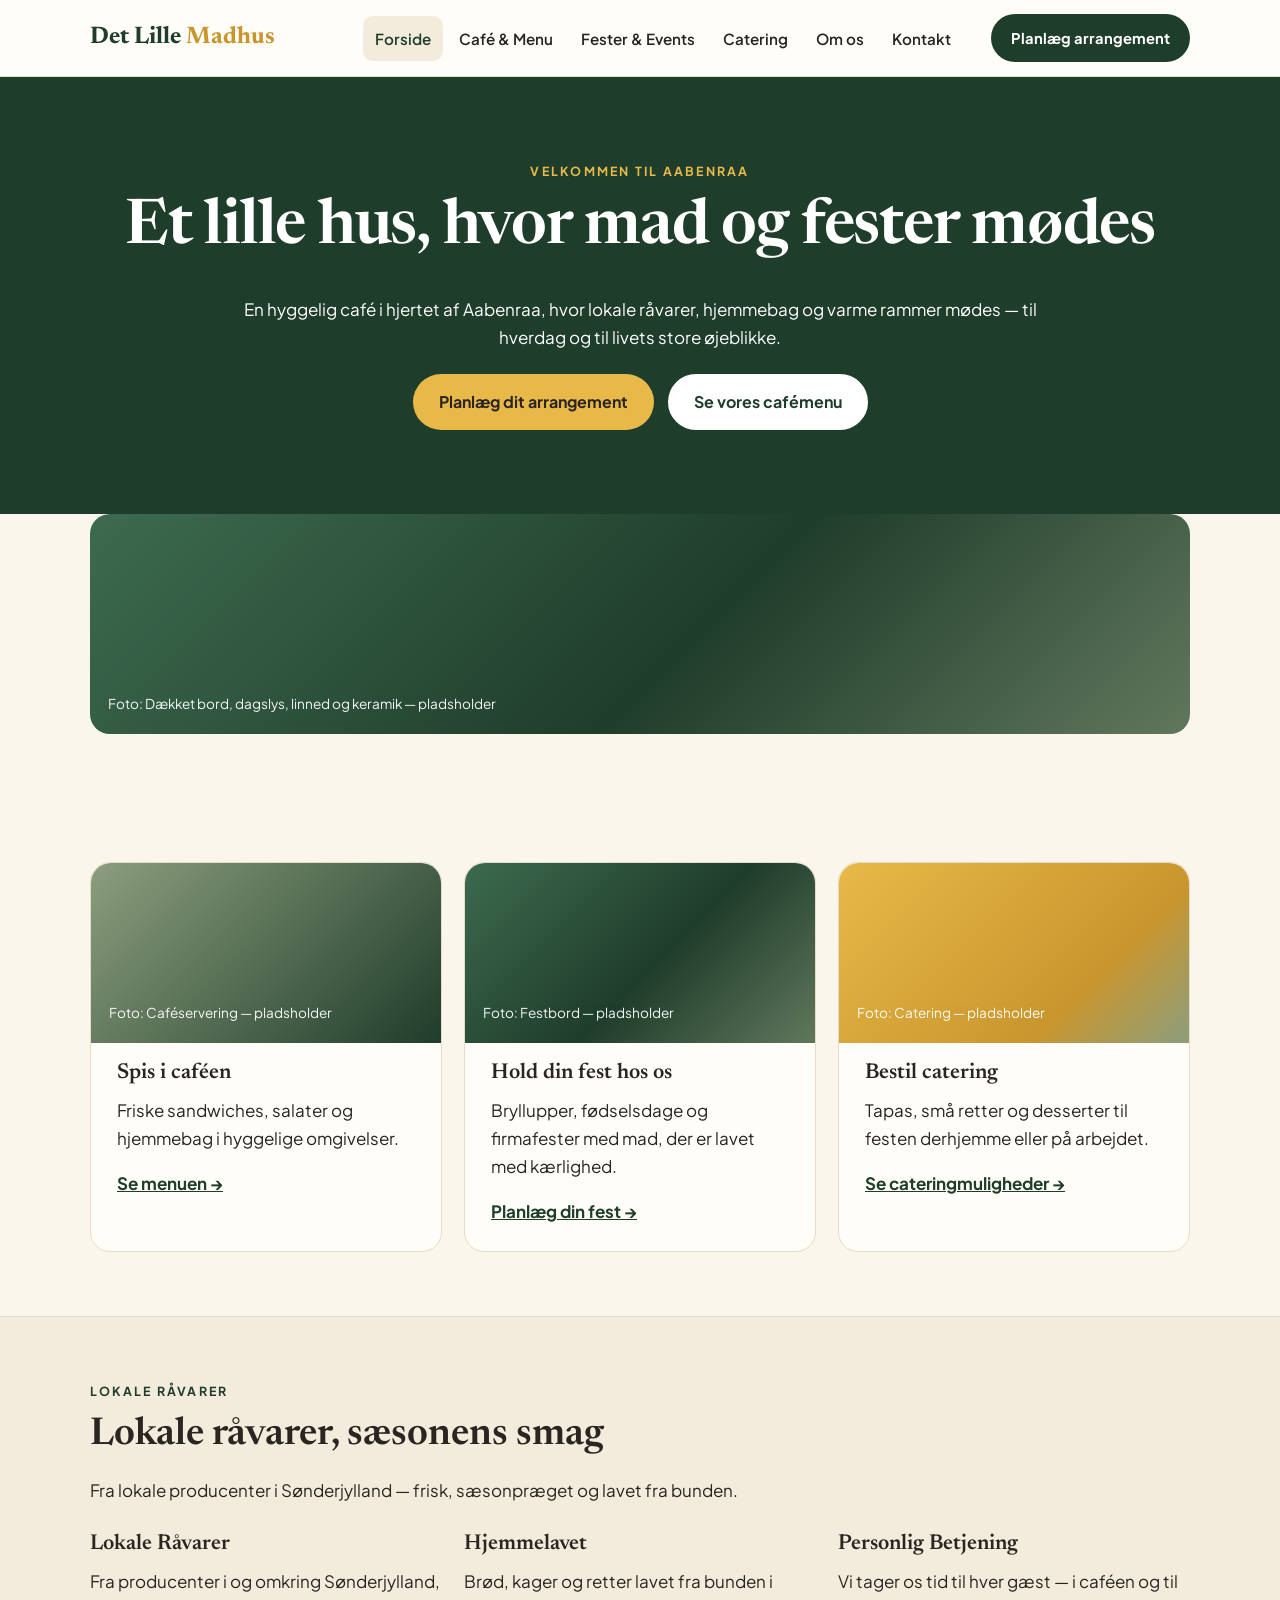
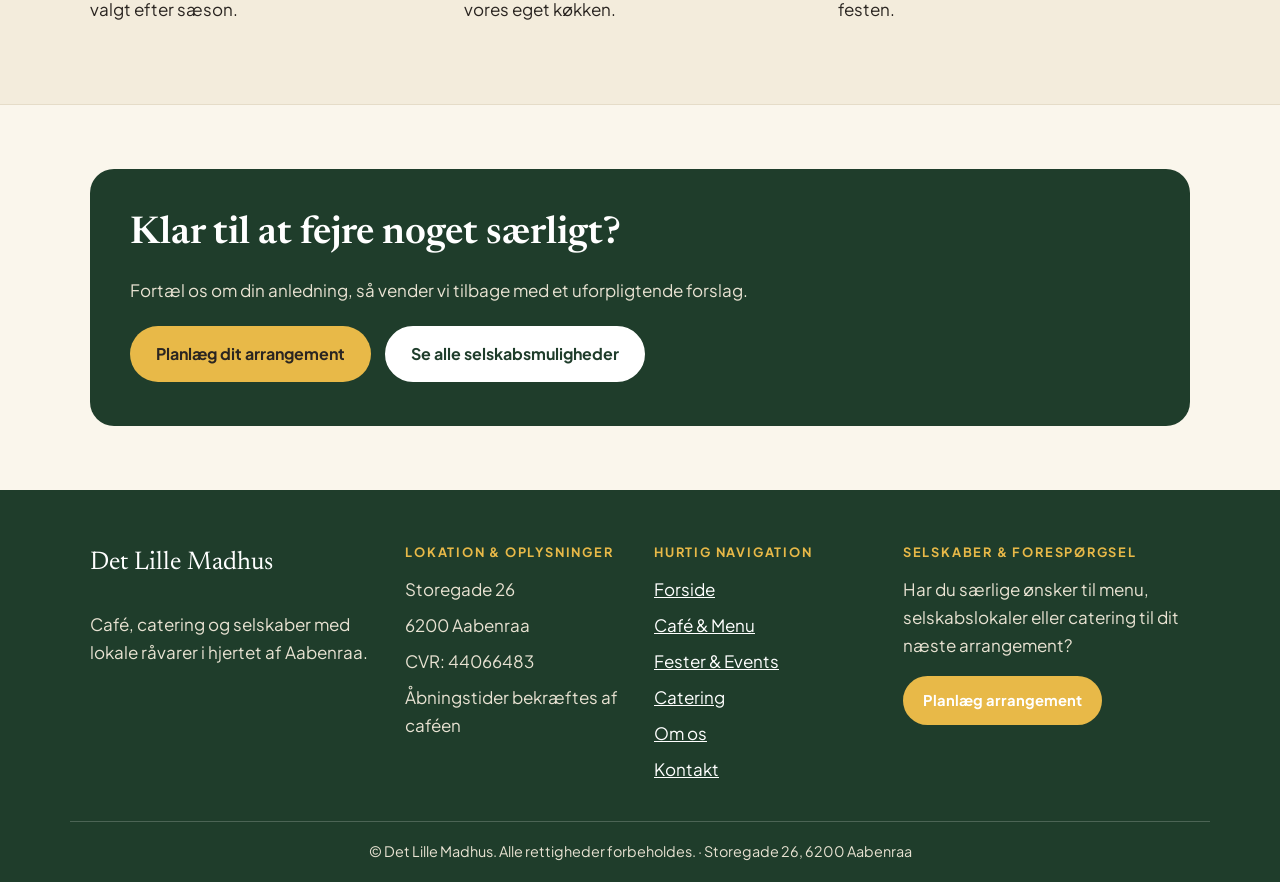
<file: index.html>
<!DOCTYPE html>
<!-- BUSINESS_NAME = "Det Lille Madhus" (Stitch placeholder resolved to this name at build time) -->
<html lang="da">
<head>
<meta charset="utf-8">
<meta name="viewport" content="width=device-width, initial-scale=1">
<title>Det Lille Madhus — Café, catering og selskaber i Aabenraa</title>
<meta name="description" content="En hyggelig café i hjertet af Aabenraa, hvor lokale råvarer, hjemmebag og varme rammer mødes — til hverdag og til livets store øjeblikke.">
<link rel="preconnect" href="https://fonts.googleapis.com">
<link href="https://fonts.googleapis.com/css2?family=Newsreader:opsz,wght@6..72,500;6..72,600;6..72,700&family=Plus+Jakarta+Sans:wght@400;600;700;800&display=swap" rel="stylesheet">
<link rel="stylesheet" href="style.css">
</head>
<body>
<a class="skip" href="#indhold">Spring til indhold</a>
<header class="site"><div class="header-inner">
<a class="brand" href="index.html">Det Lille <span>Madhus</span></a>
<nav class="main" aria-label="Hovedmenu">
<a class="active" href="index.html">Forside</a>
<a href="menu.html">Café &amp; Menu</a>
<a href="events.html">Fester &amp; Events</a>
<a href="catering.html">Catering</a>
<a href="about.html">Om os</a>
<a href="contact.html">Kontakt</a>
</nav>
<a class="btn btn-green btn-sm header-cta" href="events.html#foresporgsel">Planlæg arrangement</a>
</div></header>
<main id="indhold">
<section class="hero center" style="padding-top:84px;padding-bottom:84px">
<div class="wrap">
<p class="eyebrow light">Velkommen til Aabenraa</p>
<h1>Et lille hus, hvor mad og fester mødes</h1>
<p>En hyggelig café i hjertet af Aabenraa, hvor lokale råvarer, hjemmebag og varme rammer mødes — til hverdag og til livets store øjeblikke.</p>
<div class="btn-row">
<a class="btn btn-butter" href="events.html#foresporgsel">Planlæg dit arrangement</a>
<a class="btn btn-white" href="menu.html">Se vores cafémenu</a>
</div>
</div>
</section>
<!-- Photo area: CSS placeholder block only (no stock photo, no client photo) -->
<section style="padding-top:0"><div class="wrap">
<div class="photo" role="img" aria-label="Plads til foto: dækket bord i caféen"><span class="cap">Foto: Dækket bord, dagslys, linned og keramik — pladsholder</span></div>
</div></section>
<section><div class="wrap">
<div class="grid3">
<article class="card">
<div class="photo sage" role="img" aria-label="Plads til foto: caféservering"><span class="cap">Foto: Caféservering — pladsholder</span></div>
<h3>Spis i caféen</h3>
<p>Friske sandwiches, salater og hjemmebag i hyggelige omgivelser.</p>
<a class="textlink" href="menu.html">Se menuen →</a>
</article>
<article class="card">
<div class="photo" role="img" aria-label="Plads til foto: festbord"><span class="cap">Foto: Festbord — pladsholder</span></div>
<h3>Hold din fest hos os</h3>
<p>Bryllupper, fødselsdage og firmafester med mad, der er lavet med kærlighed.</p>
<a class="textlink" href="events.html">Planlæg din fest →</a>
</article>
<article class="card">
<div class="photo butter" role="img" aria-label="Plads til foto: catering"><span class="cap">Foto: Catering — pladsholder</span></div>
<h3>Bestil catering</h3>
<p>Tapas, små retter og desserter til festen derhjemme eller på arbejdet.</p>
<a class="textlink" href="catering.html">Se cateringmuligheder →</a>
</article>
</div>
</div></section>
<section class="strip"><div class="wrap">
<p class="eyebrow">Lokale råvarer</p>
<h2>Lokale råvarer, sæsonens smag</h2>
<p>Fra lokale producenter i Sønderjylland — frisk, sæsonpræget og lavet fra bunden.</p>
<div class="grid3" style="margin-top:28px">
<div><h3>Lokale Råvarer</h3><p>Fra producenter i og omkring Sønderjylland, valgt efter sæson.</p></div>
<div><h3>Hjemmelavet</h3><p>Brød, kager og retter lavet fra bunden i vores eget køkken.</p></div>
<div><h3>Personlig Betjening</h3><p>Vi tager os tid til hver gæst — i caféen og til festen.</p></div>
</div>
</div></section>
<section><div class="wrap">
<div class="band">
<h2>Klar til at fejre noget særligt?</h2>
<p>Fortæl os om din anledning, så vender vi tilbage med et uforpligtende forslag.</p>
<div class="btn-row" style="display:flex;gap:14px;flex-wrap:wrap;margin-top:22px">
<a class="btn btn-butter" href="events.html#foresporgsel">Planlæg dit arrangement</a>
<a class="btn btn-white" href="events.html">Se alle selskabsmuligheder</a>
</div>
</div>
</div></section>
</main>
<footer class="site"><div class="foot-grid">
<div><p class="foot-brand">Det Lille Madhus</p><p>Café, catering og selskaber med lokale råvarer i hjertet af Aabenraa.</p></div>
<div><h4>Lokation &amp; oplysninger</h4><ul><li>Storegade 26</li><li>6200 Aabenraa</li><li>CVR: 44066483</li><li>Åbningstider bekræftes af caféen</li></ul></div>
<div><h4>Hurtig navigation</h4><ul><li><a href="index.html">Forside</a></li><li><a href="menu.html">Café &amp; Menu</a></li><li><a href="events.html">Fester &amp; Events</a></li><li><a href="catering.html">Catering</a></li><li><a href="about.html">Om os</a></li><li><a href="contact.html">Kontakt</a></li></ul></div>
<div><h4>Selskaber &amp; forespørgsel</h4><p>Har du særlige ønsker til menu, selskabslokaler eller catering til dit næste arrangement?</p><a class="btn btn-butter btn-sm" href="events.html#foresporgsel">Planlæg arrangement</a></div>
</div>
<div class="foot-bottom">© Det Lille Madhus. Alle rettigheder forbeholdes. · Storegade 26, 6200 Aabenraa</div></footer>
<a class="sticky-cta" href="events.html#foresporgsel">Planlæg dit arrangement</a>
<script src="app.js"></script>
</body>
</html>
</file>
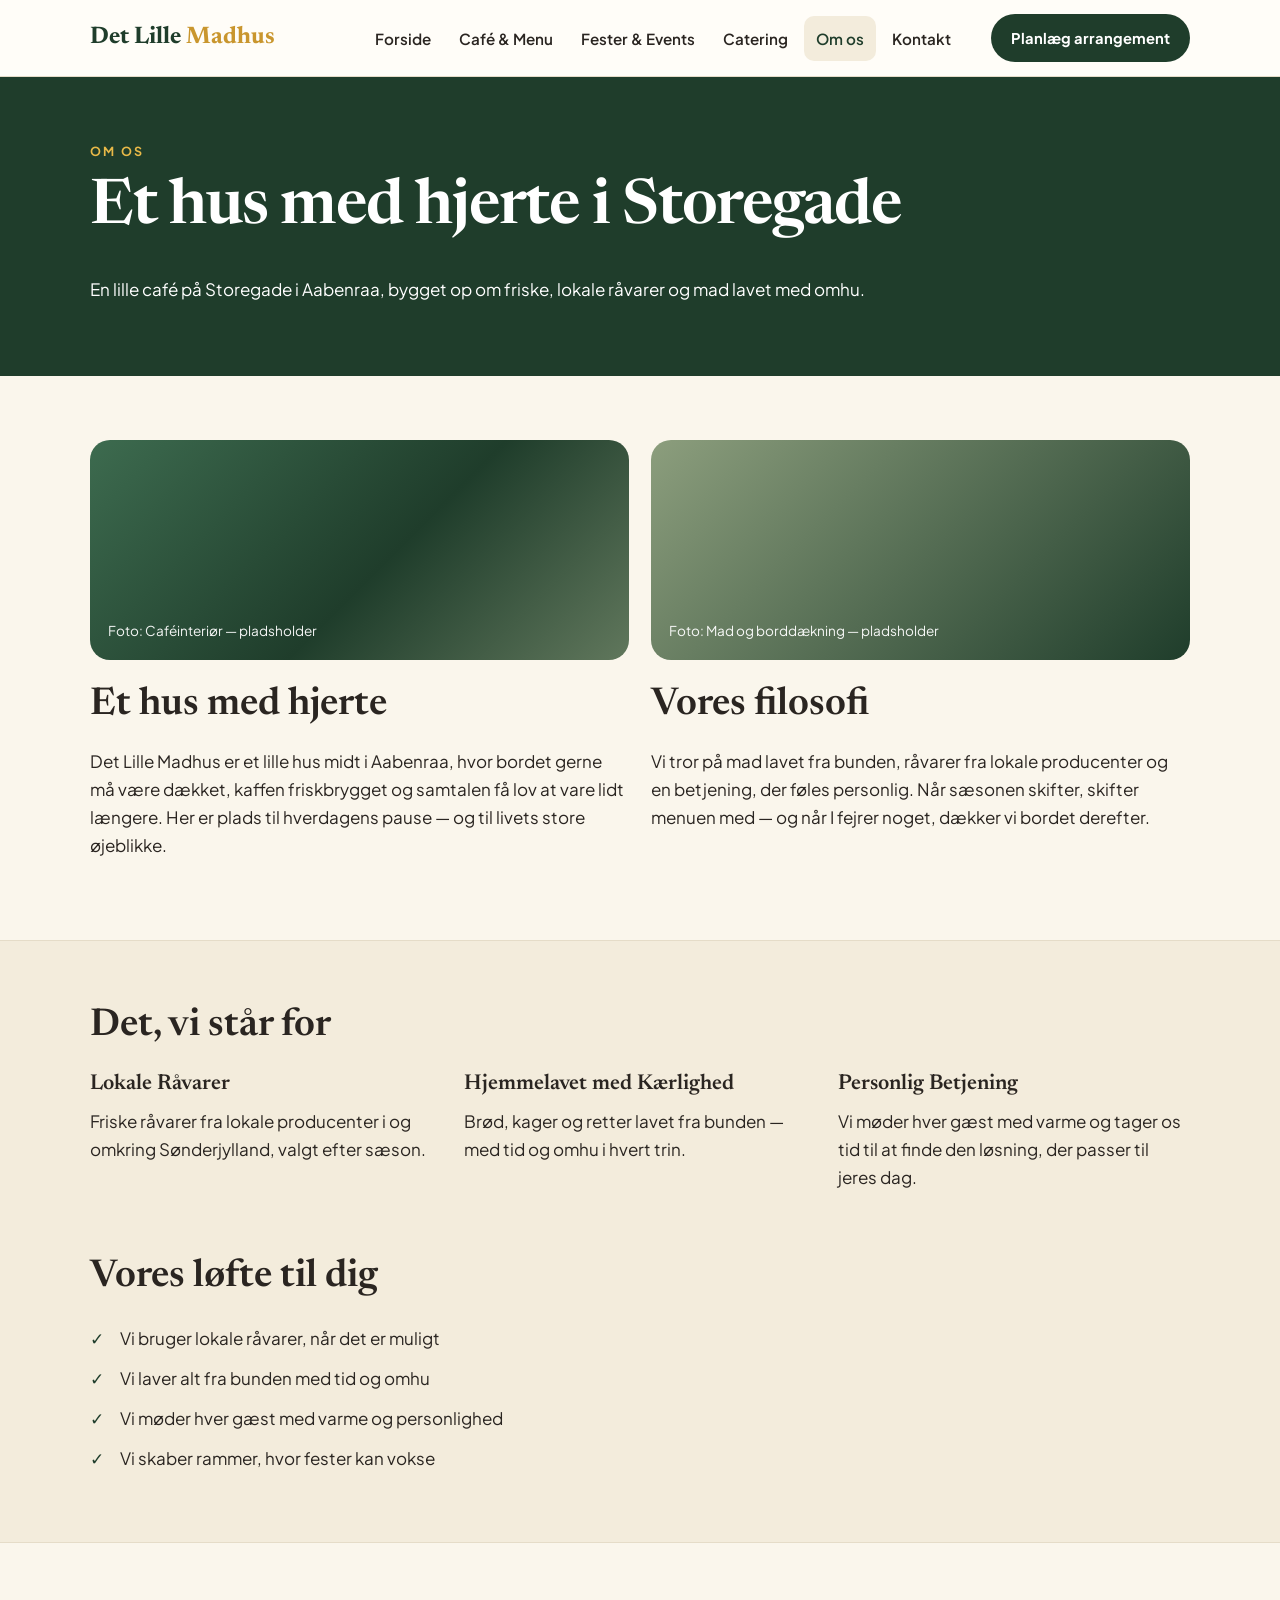
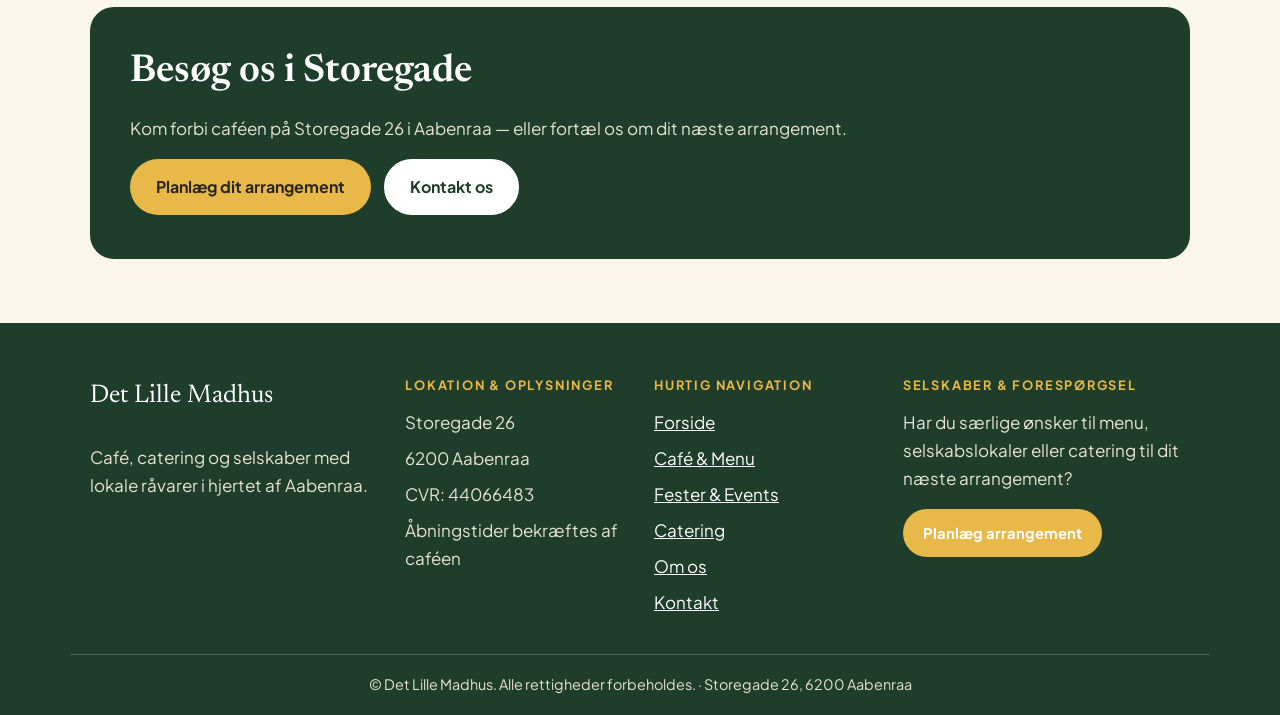
<file: about.html>
<!DOCTYPE html>
<!-- BUSINESS_NAME = "Det Lille Madhus" (Stitch placeholder resolved to this name at build time) -->
<html lang="da">
<head>
<meta charset="utf-8">
<meta name="viewport" content="width=device-width, initial-scale=1">
<title>Om os — Det Lille Madhus, Aabenraa</title>
<meta name="description" content="En lille café på Storegade i Aabenraa, bygget op om friske, lokale råvarer og mad lavet med omhu.">
<link rel="preconnect" href="https://fonts.googleapis.com">
<link href="https://fonts.googleapis.com/css2?family=Newsreader:opsz,wght@6..72,500;6..72,600;6..72,700&family=Plus+Jakarta+Sans:wght@400;600;700;800&display=swap" rel="stylesheet">
<link rel="stylesheet" href="style.css">
</head>
<body>
<a class="skip" href="#indhold">Spring til indhold</a>
<header class="site"><div class="header-inner">
<a class="brand" href="index.html">Det Lille <span>Madhus</span></a>
<nav class="main" aria-label="Hovedmenu">
<a href="index.html">Forside</a>
<a href="menu.html">Café &amp; Menu</a>
<a href="events.html">Fester &amp; Events</a>
<a href="catering.html">Catering</a>
<a class="active" href="about.html">Om os</a>
<a href="contact.html">Kontakt</a>
</nav>
<a class="btn btn-green btn-sm header-cta" href="events.html#foresporgsel">Planlæg arrangement</a>
</div></header>
<main id="indhold">
<section class="hero"><div class="wrap">
<p class="eyebrow light">Om os</p>
<h1>Et hus med hjerte i Storegade</h1>
<p>En lille café på Storegade i Aabenraa, bygget op om friske, lokale råvarer og mad lavet med omhu.</p>
</div></section>
<section><div class="wrap"><div class="grid2">
<div>
<div class="photo" role="img" aria-label="Plads til foto: caféinteriør"><span class="cap">Foto: Caféinteriør — pladsholder</span></div>
<h2 style="margin-top:24px">Et hus med hjerte</h2>
<p>Det Lille Madhus er et lille hus midt i Aabenraa, hvor bordet gerne må være dækket, kaffen friskbrygget og samtalen få lov at vare lidt længere. Her er plads til hverdagens pause — og til livets store øjeblikke.</p>
</div>
<div>
<div class="photo sage" role="img" aria-label="Plads til foto: mad og borddækning"><span class="cap">Foto: Mad og borddækning — pladsholder</span></div>
<h2 style="margin-top:24px">Vores filosofi</h2>
<p>Vi tror på mad lavet fra bunden, råvarer fra lokale producenter og en betjening, der føles personlig. Når sæsonen skifter, skifter menuen med — og når I fejrer noget, dækker vi bordet derefter.</p>
</div>
</div></div></section>
<section class="strip"><div class="wrap">
<h2>Det, vi står for</h2>
<div class="grid3" style="margin-top:24px">
<div><h3>Lokale Råvarer</h3><p>Friske råvarer fra lokale producenter i og omkring Sønderjylland, valgt efter sæson.</p></div>
<div><h3>Hjemmelavet med Kærlighed</h3><p>Brød, kager og retter lavet fra bunden — med tid og omhu i hvert trin.</p></div>
<div><h3>Personlig Betjening</h3><p>Vi møder hver gæst med varme og tager os tid til at finde den løsning, der passer til jeres dag.</p></div>
</div>
<h2 style="margin-top:48px">Vores løfte til dig</h2>
<ul class="check">
<li>Vi bruger lokale råvarer, når det er muligt</li>
<li>Vi laver alt fra bunden med tid og omhu</li>
<li>Vi møder hver gæst med varme og personlighed</li>
<li>Vi skaber rammer, hvor fester kan vokse</li>
</ul>
</div></section>
<section><div class="wrap"><div class="band">
<h2>Besøg os i Storegade</h2>
<p>Kom forbi caféen på Storegade 26 i Aabenraa — eller fortæl os om dit næste arrangement.</p>
<a class="btn btn-butter" href="events.html#foresporgsel">Planlæg dit arrangement</a>
<a class="btn btn-white" href="contact.html" style="margin-left:10px">Kontakt os</a>
</div></div></section>
</main>
<footer class="site"><div class="foot-grid">
<div><p class="foot-brand">Det Lille Madhus</p><p>Café, catering og selskaber med lokale råvarer i hjertet af Aabenraa.</p></div>
<div><h4>Lokation &amp; oplysninger</h4><ul><li>Storegade 26</li><li>6200 Aabenraa</li><li>CVR: 44066483</li><li>Åbningstider bekræftes af caféen</li></ul></div>
<div><h4>Hurtig navigation</h4><ul><li><a href="index.html">Forside</a></li><li><a href="menu.html">Café &amp; Menu</a></li><li><a href="events.html">Fester &amp; Events</a></li><li><a href="catering.html">Catering</a></li><li><a href="about.html">Om os</a></li><li><a href="contact.html">Kontakt</a></li></ul></div>
<div><h4>Selskaber &amp; forespørgsel</h4><p>Har du særlige ønsker til menu, selskabslokaler eller catering til dit næste arrangement?</p><a class="btn btn-butter btn-sm" href="events.html#foresporgsel">Planlæg arrangement</a></div>
</div>
<div class="foot-bottom">© Det Lille Madhus. Alle rettigheder forbeholdes. · Storegade 26, 6200 Aabenraa</div></footer>
<a class="sticky-cta" href="events.html#foresporgsel">Planlæg dit arrangement</a>
<script src="app.js"></script>
</body>
</html>
</file>
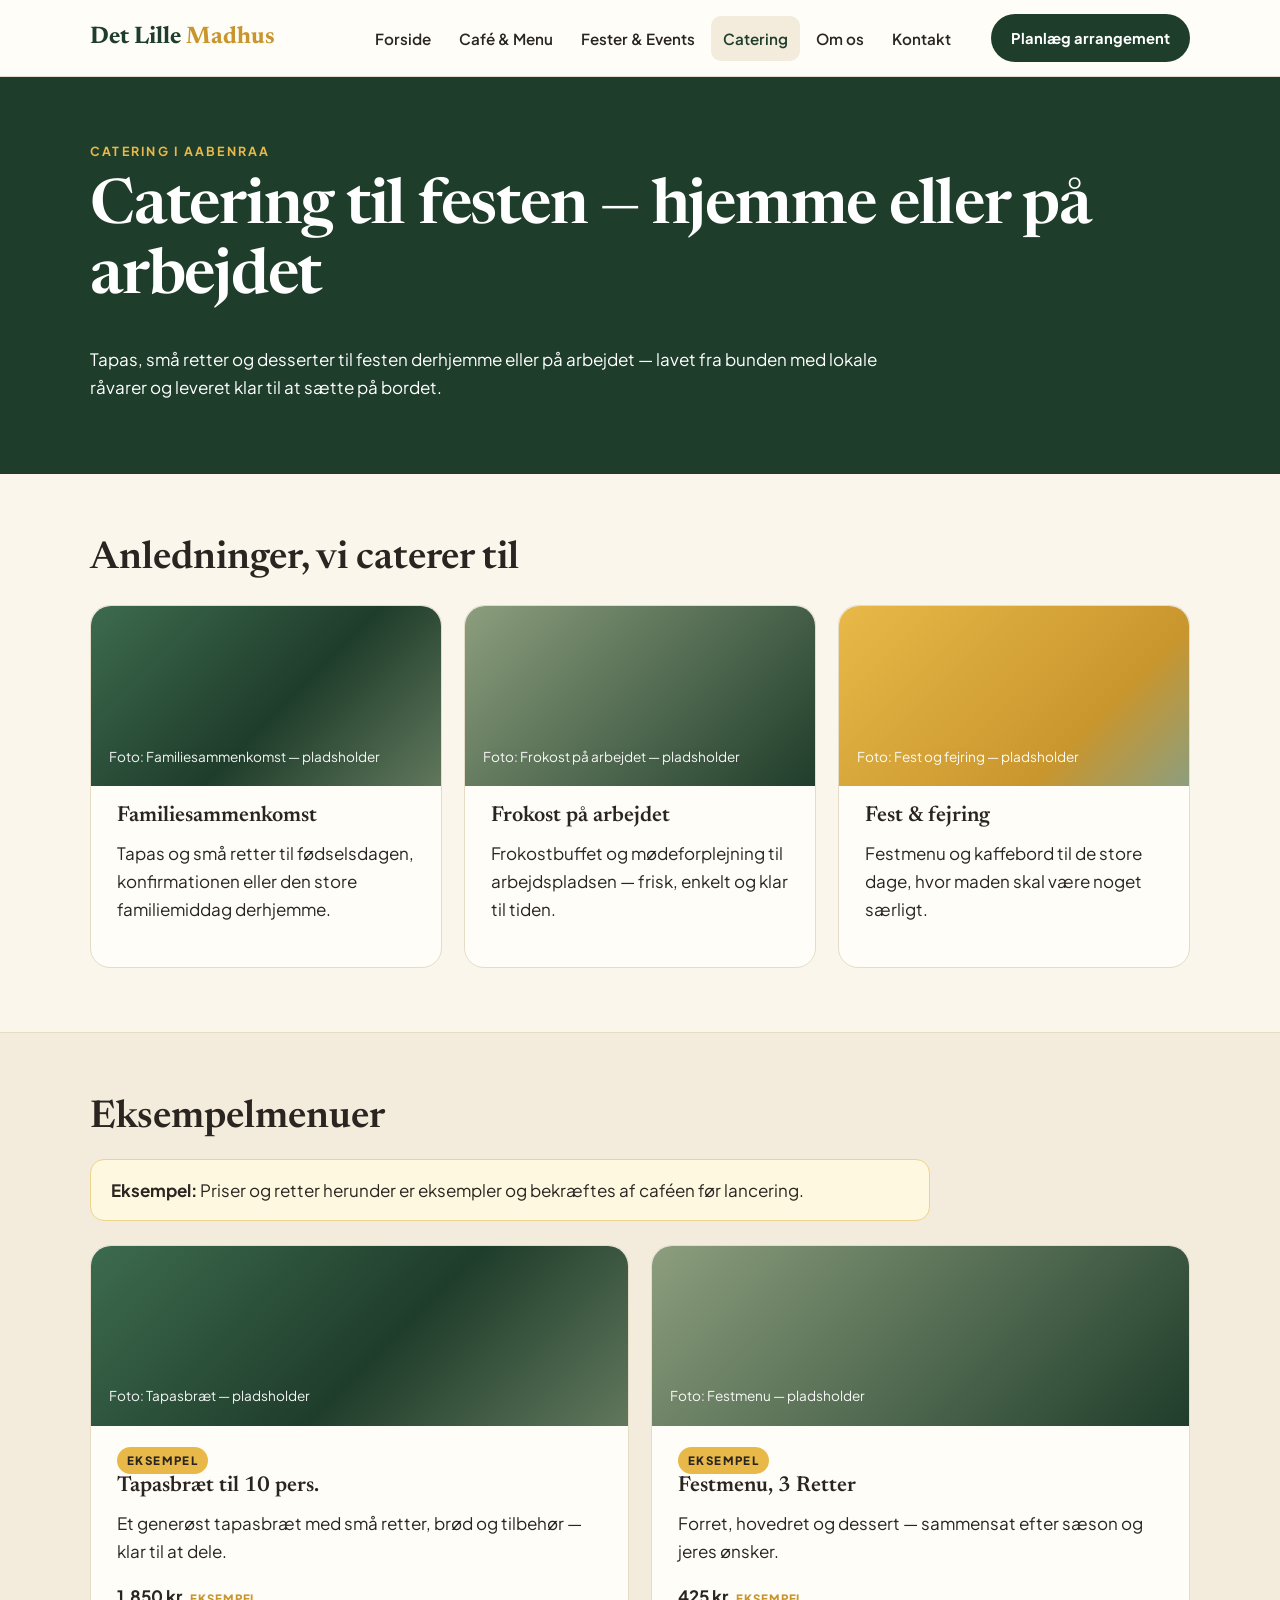
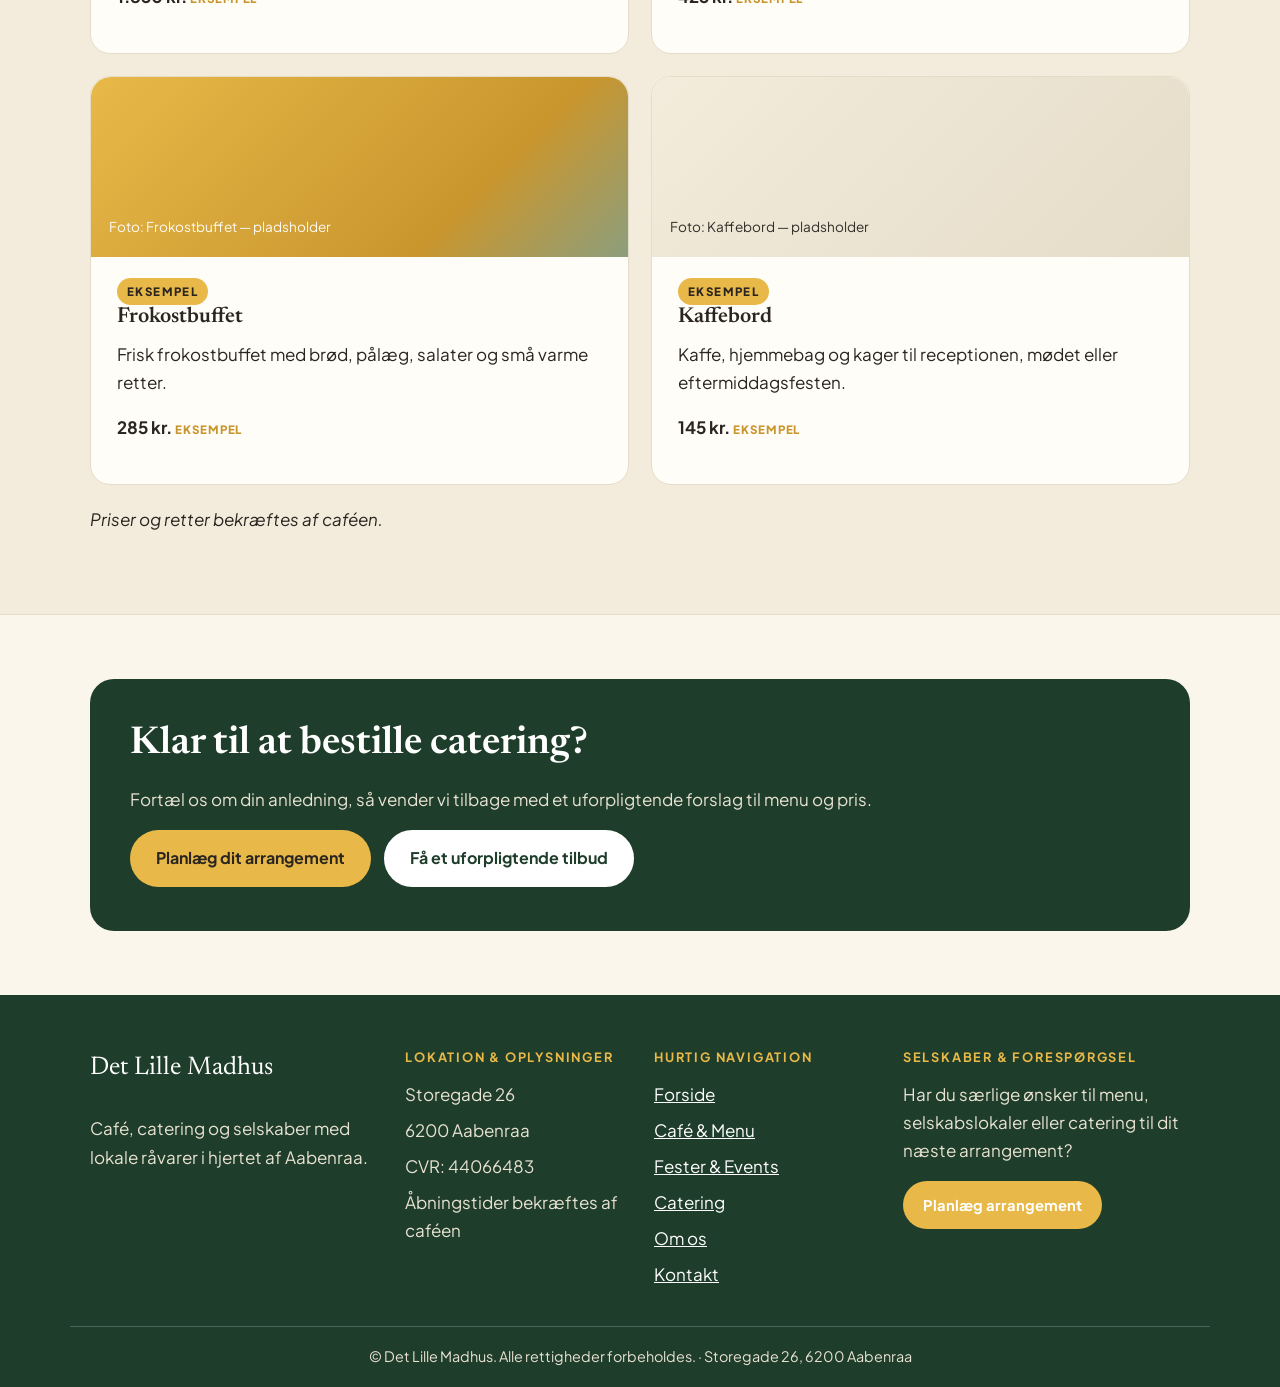
<file: catering.html>
<!DOCTYPE html>
<!-- BUSINESS_NAME = "Det Lille Madhus" (Stitch placeholder resolved to this name at build time) -->
<html lang="da">
<head>
<meta charset="utf-8">
<meta name="viewport" content="width=device-width, initial-scale=1">
<title>Catering — Det Lille Madhus, Aabenraa</title>
<meta name="description" content="Catering til festen — hjemme eller på arbejdet. Tapas, små retter og desserter til anledninger i Aabenraa. Eksempelpriser, der bekræftes af caféen.">
<link rel="preconnect" href="https://fonts.googleapis.com">
<link href="https://fonts.googleapis.com/css2?family=Newsreader:opsz,wght@6..72,500;6..72,600;6..72,700&family=Plus+Jakarta+Sans:wght@400;600;700;800&display=swap" rel="stylesheet">
<link rel="stylesheet" href="style.css">
</head>
<body>
<a class="skip" href="#indhold">Spring til indhold</a>
<header class="site"><div class="header-inner">
<a class="brand" href="index.html">Det Lille <span>Madhus</span></a>
<nav class="main" aria-label="Hovedmenu">
<a href="index.html">Forside</a>
<a href="menu.html">Café &amp; Menu</a>
<a href="events.html">Fester &amp; Events</a>
<a class="active" href="catering.html">Catering</a>
<a href="about.html">Om os</a>
<a href="contact.html">Kontakt</a>
</nav>
<a class="btn btn-green btn-sm header-cta" href="events.html#foresporgsel">Planlæg arrangement</a>
</div></header>
<main id="indhold">
<section class="hero"><div class="wrap">
<p class="eyebrow light">Catering i Aabenraa</p>
<h1>Catering til festen — hjemme eller på arbejdet</h1>
<p>Tapas, små retter og desserter til festen derhjemme eller på arbejdet — lavet fra bunden med lokale råvarer og leveret klar til at sætte på bordet.</p>
</div></section>
<section><div class="wrap">
<h2>Anledninger, vi caterer til</h2>
<div class="grid3" style="margin-top:24px">
<article class="card">
<div class="photo" role="img" aria-label="Plads til foto: familiesammenkomst"><span class="cap">Foto: Familiesammenkomst — pladsholder</span></div>
<h3>Familiesammenkomst</h3><p>Tapas og små retter til fødselsdagen, konfirmationen eller den store familiemiddag derhjemme.</p>
</article>
<article class="card">
<div class="photo sage" role="img" aria-label="Plads til foto: frokost på arbejdet"><span class="cap">Foto: Frokost på arbejdet — pladsholder</span></div>
<h3>Frokost på arbejdet</h3><p>Frokostbuffet og mødeforplejning til arbejdspladsen — frisk, enkelt og klar til tiden.</p>
</article>
<article class="card">
<div class="photo butter" role="img" aria-label="Plads til foto: fest og fejring"><span class="cap">Foto: Fest og fejring — pladsholder</span></div>
<h3>Fest &amp; fejring</h3><p>Festmenu og kaffebord til de store dage, hvor maden skal være noget særligt.</p>
</article>
</div>
</div></section>
<section class="strip"><div class="wrap">
<h2>Eksempelmenuer</h2>
<p class="note" style="margin-top:16px"><strong>Eksempel:</strong> Priser og retter herunder er eksempler og bekræftes af caféen før lancering.</p>
<div class="grid2" style="margin-top:24px">
<article class="card">
<div class="photo" role="img" aria-label="Plads til foto: tapasbræt"><span class="cap">Foto: Tapasbræt — pladsholder</span></div>
<span class="badge">Eksempel</span>
<h3>Tapasbræt til 10 pers.</h3><p>Et generøst tapasbræt med små retter, brød og tilbehør — klar til at dele.</p>
<p><strong>1.850 kr.</strong> <span class="tag">Eksempel</span></p>
</article>
<article class="card">
<div class="photo sage" role="img" aria-label="Plads til foto: festmenu"><span class="cap">Foto: Festmenu — pladsholder</span></div>
<span class="badge">Eksempel</span>
<h3>Festmenu, 3 Retter</h3><p>Forret, hovedret og dessert — sammensat efter sæson og jeres ønsker.</p>
<p><strong>425 kr.</strong> <span class="tag">Eksempel</span></p>
</article>
<article class="card">
<div class="photo butter" role="img" aria-label="Plads til foto: frokostbuffet"><span class="cap">Foto: Frokostbuffet — pladsholder</span></div>
<span class="badge">Eksempel</span>
<h3>Frokostbuffet</h3><p>Frisk frokostbuffet med brød, pålæg, salater og små varme retter.</p>
<p><strong>285 kr.</strong> <span class="tag">Eksempel</span></p>
</article>
<article class="card">
<div class="photo cream" role="img" aria-label="Plads til foto: kaffebord"><span class="cap">Foto: Kaffebord — pladsholder</span></div>
<span class="badge">Eksempel</span>
<h3>Kaffebord</h3><p>Kaffe, hjemmebag og kager til receptionen, mødet eller eftermiddagsfesten.</p>
<p><strong>145 kr.</strong> <span class="tag">Eksempel</span></p>
</article>
</div>
<p style="margin-top:20px"><em>Priser og retter bekræftes af caféen.</em></p>
</div></section>
<section><div class="wrap"><div class="band">
<h2>Klar til at bestille catering?</h2>
<p>Fortæl os om din anledning, så vender vi tilbage med et uforpligtende forslag til menu og pris.</p>
<a class="btn btn-butter" href="events.html#foresporgsel">Planlæg dit arrangement</a>
<a class="btn btn-white" href="events.html#foresporgsel" style="margin-left:10px">Få et uforpligtende tilbud</a>
</div></div></section>
</main>
<footer class="site"><div class="foot-grid">
<div><p class="foot-brand">Det Lille Madhus</p><p>Café, catering og selskaber med lokale råvarer i hjertet af Aabenraa.</p></div>
<div><h4>Lokation &amp; oplysninger</h4><ul><li>Storegade 26</li><li>6200 Aabenraa</li><li>CVR: 44066483</li><li>Åbningstider bekræftes af caféen</li></ul></div>
<div><h4>Hurtig navigation</h4><ul><li><a href="index.html">Forside</a></li><li><a href="menu.html">Café &amp; Menu</a></li><li><a href="events.html">Fester &amp; Events</a></li><li><a href="catering.html">Catering</a></li><li><a href="about.html">Om os</a></li><li><a href="contact.html">Kontakt</a></li></ul></div>
<div><h4>Selskaber &amp; forespørgsel</h4><p>Har du særlige ønsker til menu, selskabslokaler eller catering til dit næste arrangement?</p><a class="btn btn-butter btn-sm" href="events.html#foresporgsel">Planlæg arrangement</a></div>
</div>
<div class="foot-bottom">© Det Lille Madhus. Alle rettigheder forbeholdes. · Storegade 26, 6200 Aabenraa</div></footer>
<a class="sticky-cta" href="events.html#foresporgsel">Planlæg dit arrangement</a>
<script src="app.js"></script>
</body>
</html>
</file>
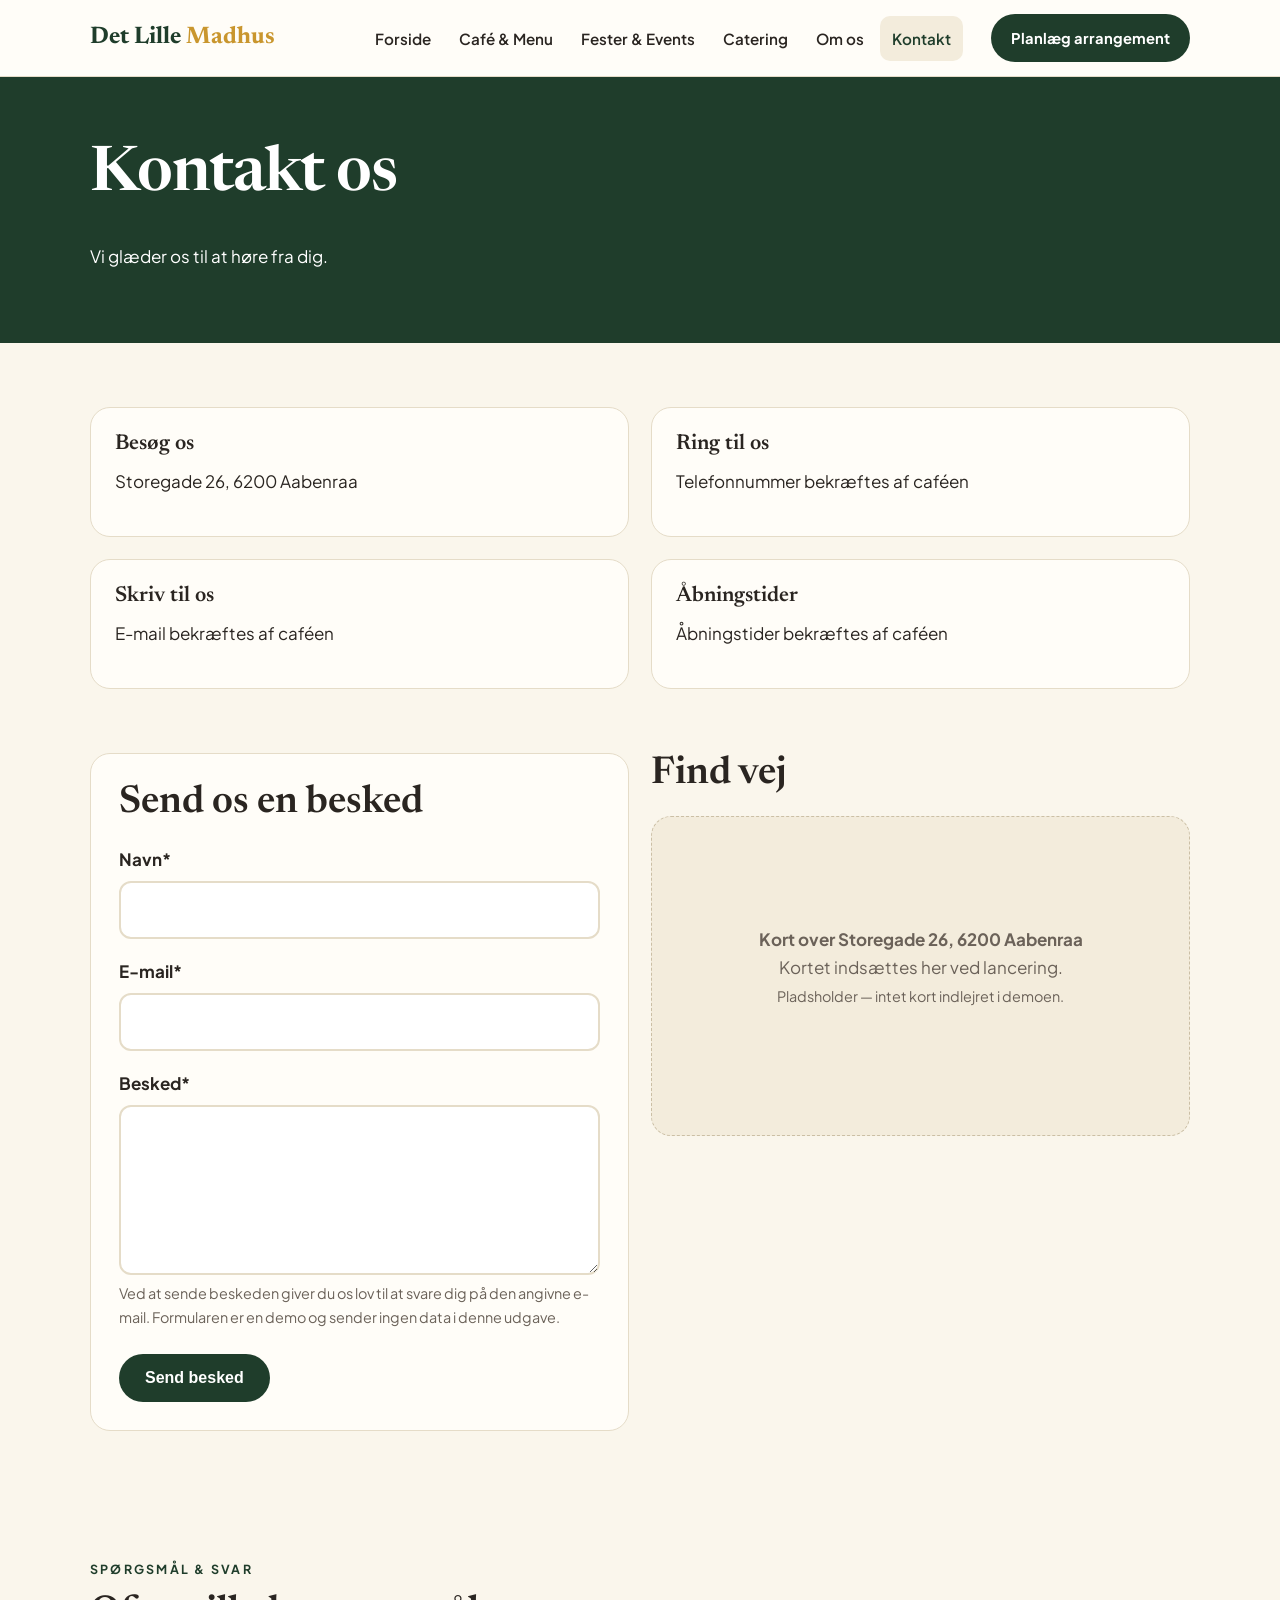
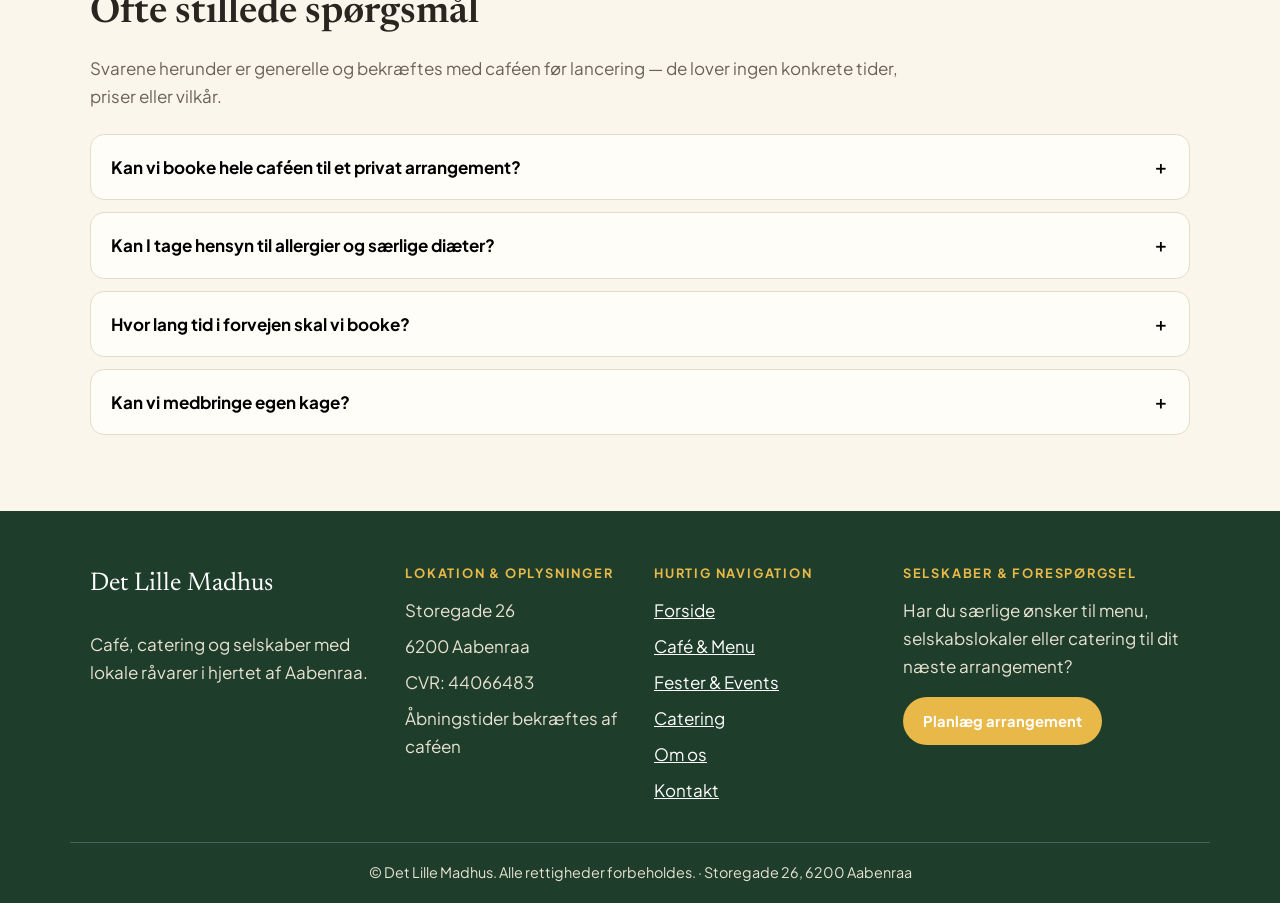
<file: contact.html>
<!DOCTYPE html>
<!-- BUSINESS_NAME = "Det Lille Madhus" (Stitch placeholder resolved to this name at build time) -->
<html lang="da">
<head>
<meta charset="utf-8">
<meta name="viewport" content="width=device-width, initial-scale=1">
<title>Kontakt — Det Lille Madhus, Aabenraa</title>
<meta name="description" content="Kontakt Det Lille Madhus på Storegade 26, 6200 Aabenraa. Vi glæder os til at høre fra dig.">
<link rel="preconnect" href="https://fonts.googleapis.com">
<link href="https://fonts.googleapis.com/css2?family=Newsreader:opsz,wght@6..72,500;6..72,600;6..72,700&family=Plus+Jakarta+Sans:wght@400;600;700;800&display=swap" rel="stylesheet">
<link rel="stylesheet" href="style.css">
</head>
<body>
<a class="skip" href="#indhold">Spring til indhold</a>
<header class="site"><div class="header-inner">
<a class="brand" href="index.html">Det Lille <span>Madhus</span></a>
<nav class="main" aria-label="Hovedmenu">
<a href="index.html">Forside</a>
<a href="menu.html">Café &amp; Menu</a>
<a href="events.html">Fester &amp; Events</a>
<a href="catering.html">Catering</a>
<a href="about.html">Om os</a>
<a class="active" href="contact.html">Kontakt</a>
</nav>
<a class="btn btn-green btn-sm header-cta" href="events.html#foresporgsel">Planlæg arrangement</a>
</div></header>
<main id="indhold">
<section class="hero"><div class="wrap">
<h1>Kontakt os</h1>
<p>Vi glæder os til at høre fra dig.</p>
</div></section>
<section><div class="wrap">
<div class="grid2" style="grid-template-columns:repeat(2,1fr)">
<div class="info-card"><h3>Besøg os</h3><p>Storegade 26, 6200 Aabenraa</p></div>
<div class="info-card"><h3>Ring til os</h3><p>Telefonnummer bekræftes af caféen</p></div>
<div class="info-card"><h3>Skriv til os</h3><p>E-mail bekræftes af caféen</p></div>
<div class="info-card"><h3>Åbningstider</h3><p>Åbningstider bekræftes af caféen</p></div>
</div>
</div></section>
<section style="padding-top:0"><div class="wrap"><div class="grid2">
<div class="menu-card">
<h2>Send os en besked</h2>
<form id="contact-form" novalidate>
<label class="lbl" for="c-navn">Navn*</label>
<input id="c-navn" name="navn" type="text" autocomplete="name" required>
<label class="lbl" for="c-email">E-mail*</label>
<input id="c-email" name="email" type="email" autocomplete="email" required>
<label class="lbl" for="c-besked">Besked*</label>
<textarea id="c-besked" name="besked" rows="5" required></textarea>
<p style="color:var(--muted);font-size:.9rem">Ved at sende beskeden giver du os lov til at svare dig på den angivne e-mail. Formularen er en demo og sender ingen data i denne udgave.</p>
<button type="submit" class="btn btn-green" style="margin-top:10px">Send besked</button>
</form>
<div class="confirm" id="contact-confirm" hidden style="margin-top:20px">
<h3>Tak for din besked!</h3>
<p>Vi vender tilbage hurtigst muligt.</p>
</div>
</div>
<div>
<h2>Find vej</h2>
<div class="map-panel"><p><strong>Kort over Storegade 26, 6200 Aabenraa</strong><br>Kortet indsættes her ved lancering.<br><span style="font-size:.9rem">Pladsholder — intet kort indlejret i demoen.</span></p></div>
</div>
</div></div></section>
<section><div class="wrap">
<p class="eyebrow">Spørgsmål &amp; svar</p>
<h2>Ofte stillede spørgsmål</h2>
<p style="color:var(--muted)">Svarene herunder er generelle og bekræftes med caféen før lancering — de lover ingen konkrete tider, priser eller vilkår.</p>
<div style="margin-top:24px">
<div class="faq-item"><button type="button" class="faq-q" aria-expanded="false">Kan vi booke hele caféen til et privat arrangement? <span>＋</span></button>
<div class="faq-a"><p>Det afhænger af dag, tidspunkt og selskabets størrelse — send os en uforpligtende forespørgsel, så vender vi tilbage med, hvad der er muligt for netop jeres arrangement.</p></div></div>
<div class="faq-item"><button type="button" class="faq-q" aria-expanded="false">Kan I tage hensyn til allergier og særlige diæter? <span>＋</span></button>
<div class="faq-a"><p>Ja, fortæl os om allergier og diæter i forespørgslen, så tager vi hensyn til dem, når vi sammensætter menuen sammen med jer.</p></div></div>
<div class="faq-item"><button type="button" class="faq-q" aria-expanded="false">Hvor lang tid i forvejen skal vi booke? <span>＋</span></button>
<div class="faq-a"><p>Jo før, jo bedre — især til større selskaber. Send forespørgslen, så snart I har en dato i tankerne, så finder vi sammen ud af, hvad der kan lade sig gøre.</p></div></div>
<div class="faq-item"><button type="button" class="faq-q" aria-expanded="false">Kan vi medbringe egen kage? <span>＋</span></button>
<div class="faq-a"><p>Det aftaler vi fra arrangement til arrangement — skriv det i forespørgslen, så vender vi tilbage med et svar, der passer til jeres dag.</p></div></div>
</div>
</div></section>
</main>
<footer class="site"><div class="foot-grid">
<div><p class="foot-brand">Det Lille Madhus</p><p>Café, catering og selskaber med lokale råvarer i hjertet af Aabenraa.</p></div>
<div><h4>Lokation &amp; oplysninger</h4><ul><li>Storegade 26</li><li>6200 Aabenraa</li><li>CVR: 44066483</li><li>Åbningstider bekræftes af caféen</li></ul></div>
<div><h4>Hurtig navigation</h4><ul><li><a href="index.html">Forside</a></li><li><a href="menu.html">Café &amp; Menu</a></li><li><a href="events.html">Fester &amp; Events</a></li><li><a href="catering.html">Catering</a></li><li><a href="about.html">Om os</a></li><li><a href="contact.html">Kontakt</a></li></ul></div>
<div><h4>Selskaber &amp; forespørgsel</h4><p>Har du særlige ønsker til menu, selskabslokaler eller catering til dit næste arrangement?</p><a class="btn btn-butter btn-sm" href="events.html#foresporgsel">Planlæg arrangement</a></div>
</div>
<div class="foot-bottom">© Det Lille Madhus. Alle rettigheder forbeholdes. · Storegade 26, 6200 Aabenraa</div></footer>
<a class="sticky-cta" href="events.html#foresporgsel">Planlæg dit arrangement</a>
<script src="app.js"></script>
</body>
</html>
</file>
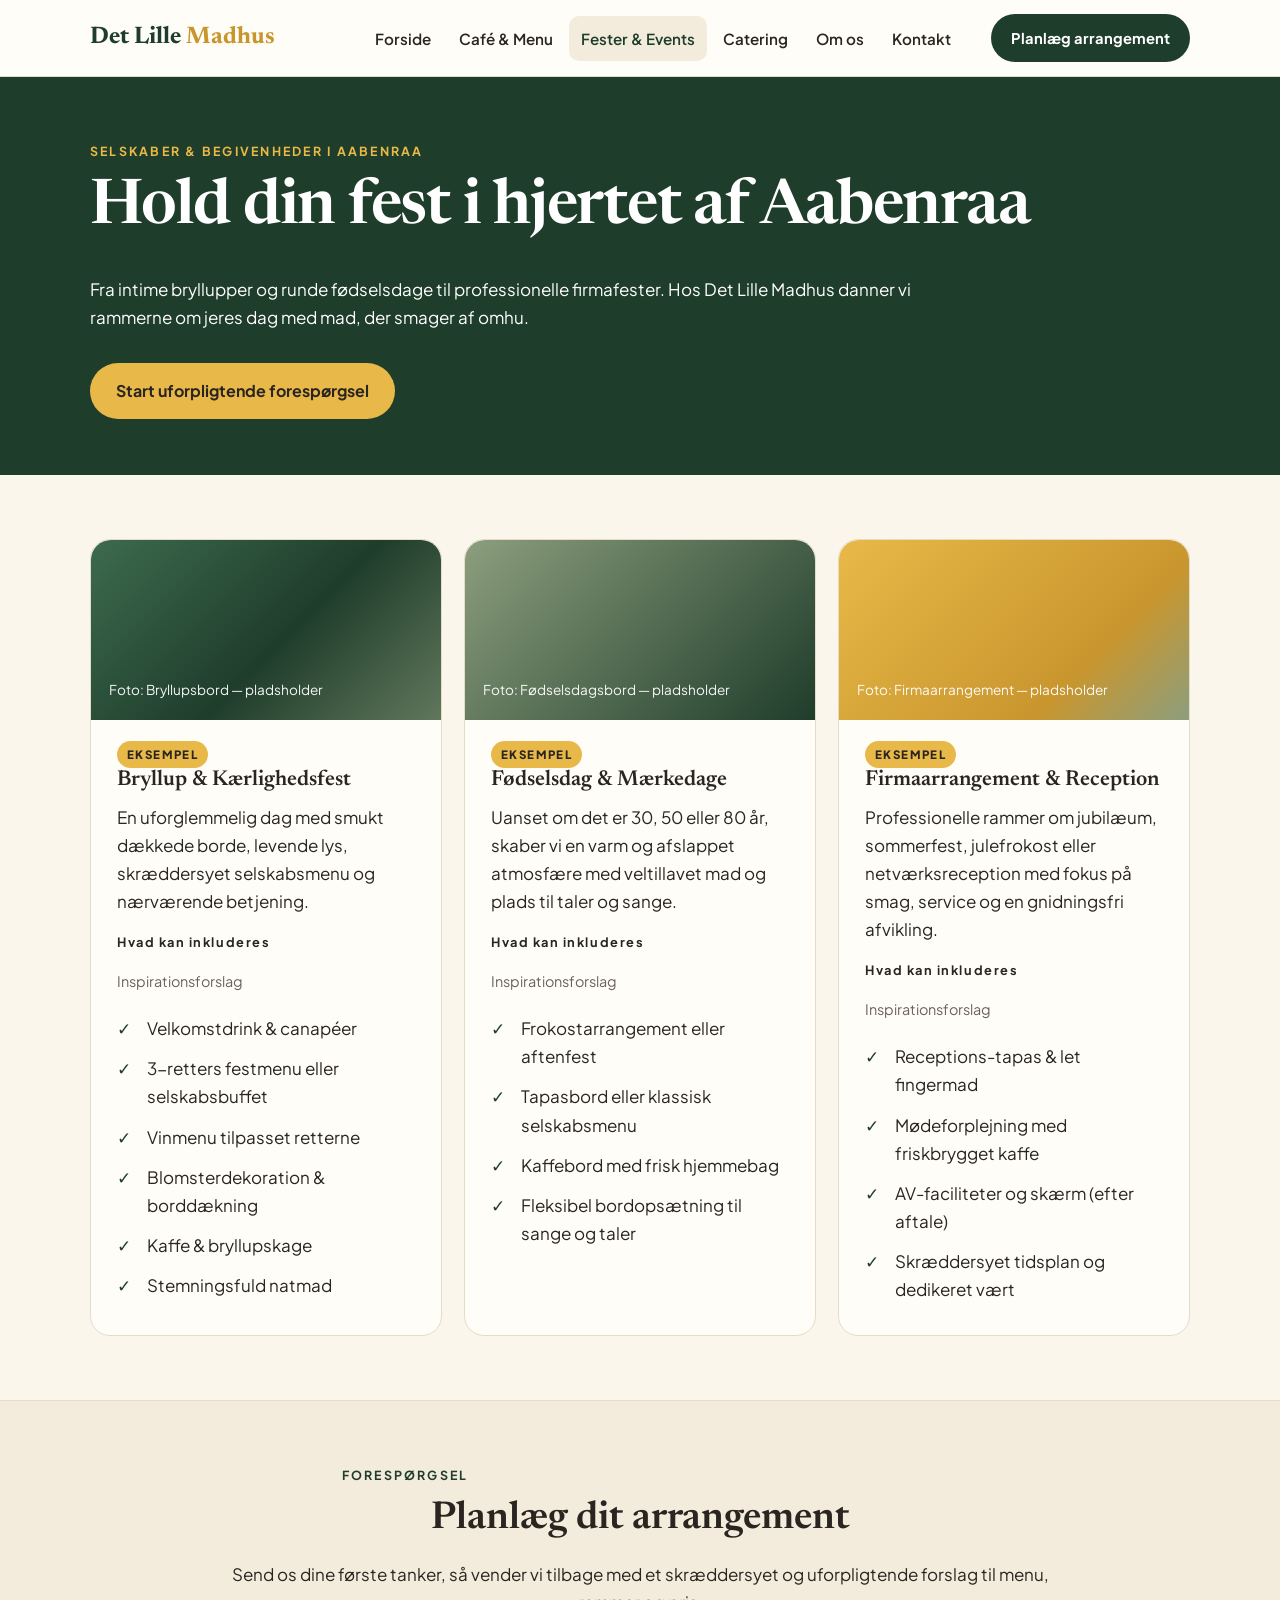
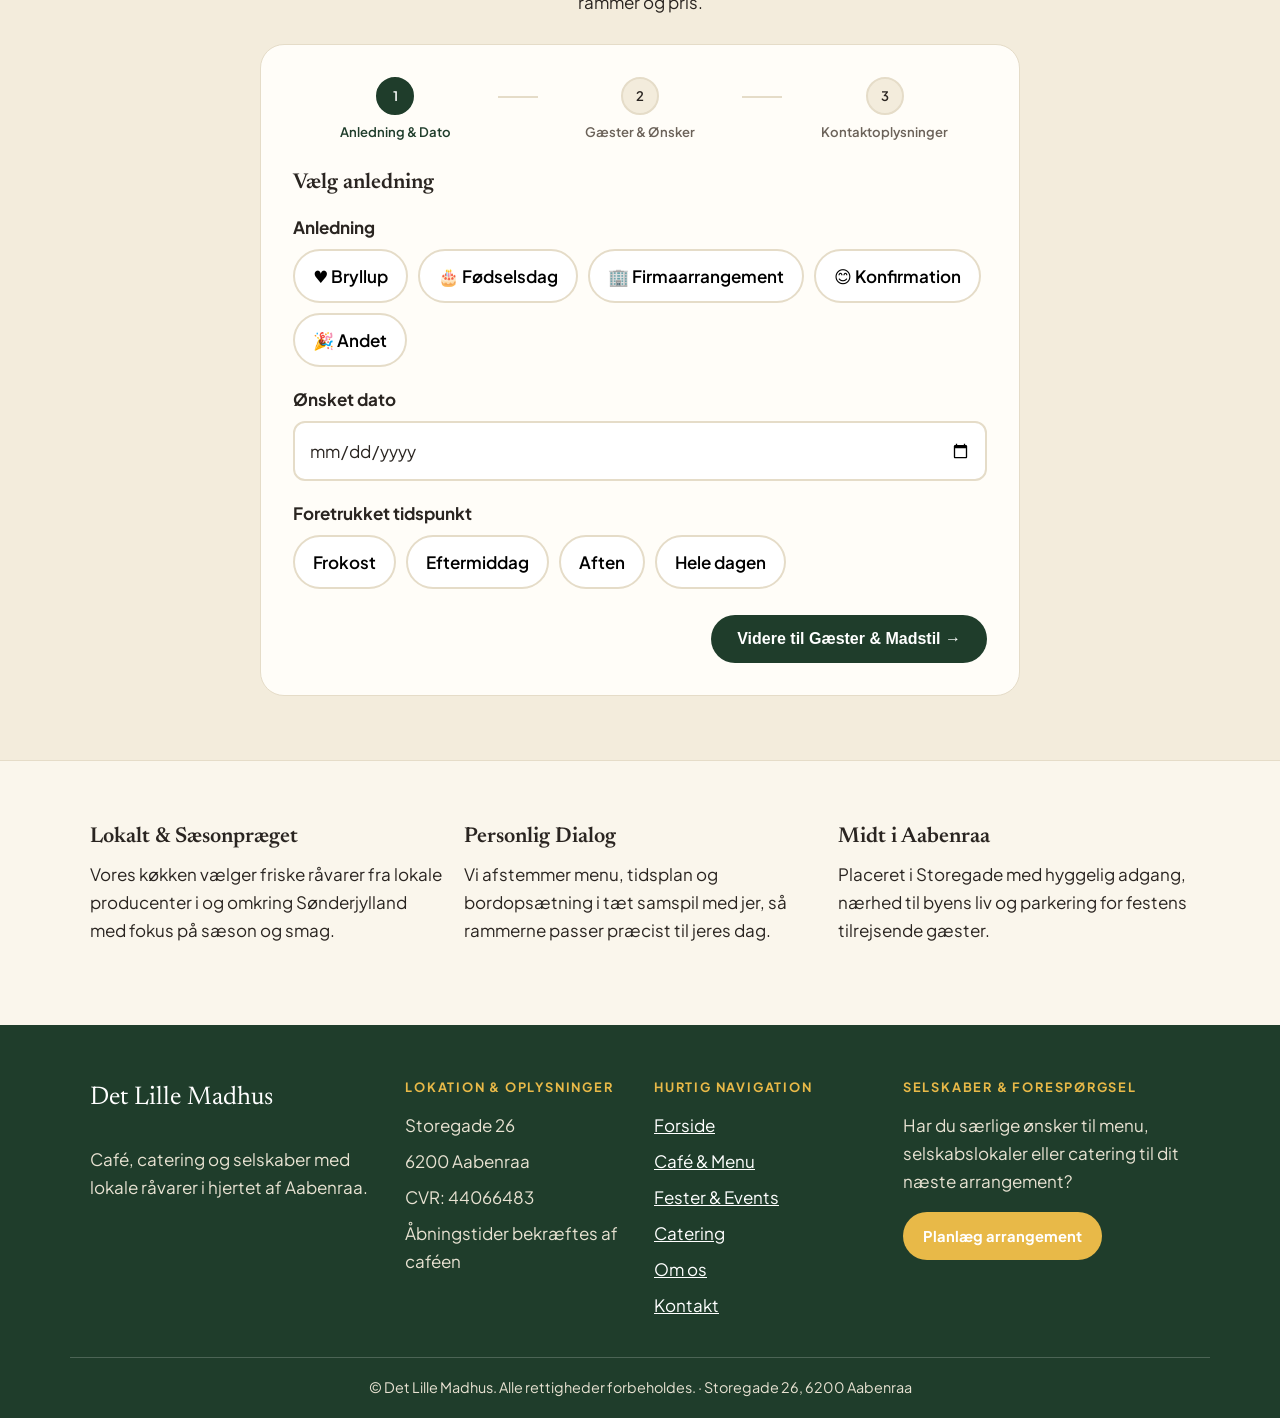
<file: events.html>
<!DOCTYPE html>
<!-- BUSINESS_NAME = "Det Lille Madhus" (Stitch placeholder resolved to this name at build time) -->
<html lang="da">
<head>
<meta charset="utf-8">
<meta name="viewport" content="width=device-width, initial-scale=1">
<title>Fester &amp; Events — Det Lille Madhus, Aabenraa</title>
<meta name="description" content="Bryllupper, fødselsdage og firmafester i hjertet af Aabenraa. Send en uforpligtende forespørgsel, så vender vi tilbage med et skræddersyet forslag.">
<link rel="preconnect" href="https://fonts.googleapis.com">
<link href="https://fonts.googleapis.com/css2?family=Newsreader:opsz,wght@6..72,500;6..72,600;6..72,700&family=Plus+Jakarta+Sans:wght@400;600;700;800&display=swap" rel="stylesheet">
<link rel="stylesheet" href="style.css">
</head>
<body>
<a class="skip" href="#indhold">Spring til indhold</a>
<header class="site"><div class="header-inner">
<a class="brand" href="index.html">Det Lille <span>Madhus</span></a>
<nav class="main" aria-label="Hovedmenu">
<a href="index.html">Forside</a>
<a href="menu.html">Café &amp; Menu</a>
<a class="active" href="events.html">Fester &amp; Events</a>
<a href="catering.html">Catering</a>
<a href="about.html">Om os</a>
<a href="contact.html">Kontakt</a>
</nav>
<a class="btn btn-green btn-sm header-cta" href="events.html#foresporgsel">Planlæg arrangement</a>
</div></header>
<main id="indhold">
<section class="hero"><div class="wrap">
<p class="eyebrow light">Selskaber &amp; begivenheder i Aabenraa</p>
<h1>Hold din fest i hjertet af Aabenraa</h1>
<p>Fra intime bryllupper og runde fødselsdage til professionelle firmafester. Hos Det Lille Madhus danner vi rammerne om jeres dag med mad, der smager af omhu.</p>
<a class="btn btn-butter" href="#foresporgsel" style="margin-top:14px;display:inline-block">Start uforpligtende forespørgsel</a>
</div></section>
<section><div class="wrap">
<div class="grid3">
<article class="card">
<div class="photo" role="img" aria-label="Plads til foto: bryllupsbord"><span class="cap">Foto: Bryllupsbord — pladsholder</span></div>
<span class="badge">Eksempel</span>
<h3>Bryllup &amp; Kærlighedsfest</h3>
<p>En uforglemmelig dag med smukt dækkede borde, levende lys, skræddersyet selskabsmenu og nærværende betjening.</p>
<h4 style="font-family:var(--sans);letter-spacing:.12em;font-size:.8rem">Hvad kan inkluderes</h4>
<p style="color:var(--muted);font-size:.9rem">Inspirationsforslag</p>
<ul class="check"><li>Velkomstdrink &amp; canapéer</li><li>3-retters festmenu eller selskabsbuffet</li><li>Vinmenu tilpasset retterne</li><li>Blomsterdekoration &amp; borddækning</li><li>Kaffe &amp; bryllupskage</li><li>Stemningsfuld natmad</li></ul>
</article>
<article class="card">
<div class="photo sage" role="img" aria-label="Plads til foto: fødselsdagsbord"><span class="cap">Foto: Fødselsdagsbord — pladsholder</span></div>
<span class="badge">Eksempel</span>
<h3>Fødselsdag &amp; Mærkedage</h3>
<p>Uanset om det er 30, 50 eller 80 år, skaber vi en varm og afslappet atmosfære med veltillavet mad og plads til taler og sange.</p>
<h4 style="font-family:var(--sans);letter-spacing:.12em;font-size:.8rem">Hvad kan inkluderes</h4>
<p style="color:var(--muted);font-size:.9rem">Inspirationsforslag</p>
<ul class="check"><li>Frokostarrangement eller aftenfest</li><li>Tapasbord eller klassisk selskabsmenu</li><li>Kaffebord med frisk hjemmebag</li><li>Fleksibel bordopsætning til sange og taler</li></ul>
</article>
<article class="card">
<div class="photo butter" role="img" aria-label="Plads til foto: firmaarrangement"><span class="cap">Foto: Firmaarrangement — pladsholder</span></div>
<span class="badge">Eksempel</span>
<h3>Firmaarrangement &amp; Reception</h3>
<p>Professionelle rammer om jubilæum, sommerfest, julefrokost eller netværksreception med fokus på smag, service og en gnidningsfri afvikling.</p>
<h4 style="font-family:var(--sans);letter-spacing:.12em;font-size:.8rem">Hvad kan inkluderes</h4>
<p style="color:var(--muted);font-size:.9rem">Inspirationsforslag</p>
<ul class="check"><li>Receptions-tapas &amp; let fingermad</li><li>Mødeforplejning med friskbrygget kaffe</li><li>AV-faciliteter og skærm (efter aftale)</li><li>Skræddersyet tidsplan og dedikeret vært</li></ul>
</article>
</div>
</div></section>
<section id="foresporgsel" class="strip"><div class="wrap" style="text-align:center">
<p class="eyebrow">Forespørgsel</p>
<h2>Planlæg dit arrangement</h2>
<p style="margin:0 auto">Send os dine første tanker, så vender vi tilbage med et skræddersyet og uforpligtende forslag til menu, rammer og pris.</p>
</div>
<div class="wrap" style="margin-top:28px">
<div class="flow" id="enquiry-flow">
<div id="flow-steps">
<div class="progress" role="list" aria-label="Forespørgslens trin">
<div class="pstep current"><span class="num">1</span>Anledning &amp; Dato</div>
<div class="pline"></div>
<div class="pstep"><span class="num">2</span>Gæster &amp; Ønsker</div>
<div class="pline"></div>
<div class="pstep"><span class="num">3</span>Kontaktoplysninger</div>
</div>
<form novalidate>
<!-- TRIN 1 -->
<div class="fstep active">
<h3 tabindex="-1">Vælg anledning</h3>
<label class="lbl">Anledning</label>
<div class="pills" role="group" aria-label="Anledning">
<button type="button" class="pill">♥ Bryllup</button>
<button type="button" class="pill">🎂 Fødselsdag</button>
<button type="button" class="pill">🏢 Firmaarrangement</button>
<button type="button" class="pill">😊 Konfirmation</button>
<button type="button" class="pill">🎉 Andet</button>
</div>
<label class="lbl" for="dato">Ønsket dato</label>
<input id="dato" name="dato" type="date" aria-label="Ønsket dato">
<label class="lbl">Foretrukket tidspunkt</label>
<div class="pills" role="group" aria-label="Foretrukket tidspunkt">
<button type="button" class="pill">Frokost</button>
<button type="button" class="pill">Eftermiddag</button>
<button type="button" class="pill">Aften</button>
<button type="button" class="pill">Hele dagen</button>
</div>
<div class="flow-nav"><span></span><button type="button" class="btn btn-green" data-next>Videre til Gæster &amp; Madstil →</button></div>
</div>
<!-- TRIN 2 -->
<div class="fstep">
<h3 tabindex="-1">Gæster &amp; Ønsker</h3>
<label class="lbl">Antal gæster</label>
<div class="pills" role="group" aria-label="Antal gæster">
<button type="button" class="pill">10–25</button>
<button type="button" class="pill">25–50</button>
<button type="button" class="pill">50+</button>
</div>
<label class="lbl">Madstil</label>
<div class="pills" role="group" aria-label="Madstil">
<button type="button" class="pill">Selskabsmenu</button>
<button type="button" class="pill">Tapasbuffet</button>
<button type="button" class="pill">Frokostbord</button>
<button type="button" class="pill">Kaffebord</button>
</div>
<label class="lbl" for="onsker">Særlige ønsker</label>
<textarea id="onsker" name="onsker" rows="4" placeholder="F.eks. vegetarisk, glutenfri, særlige vinønsker, opstilling til musik eller andet..."></textarea>
<div class="flow-nav"><button type="button" class="btn btn-outline" data-back>← Tilbage</button><button type="button" class="btn btn-green" data-next>Videre til Kontaktoplysninger →</button></div>
</div>
<!-- TRIN 3 -->
<div class="fstep">
<h3 tabindex="-1">Kontaktoplysninger</h3>
<label class="lbl" for="navn">Fulde navn*</label>
<input id="navn" name="navn" type="text" placeholder="F.eks. Mette Hansen" autocomplete="name" required>
<label class="lbl" for="email">E-mailadresse*</label>
<input id="email" name="email" type="email" placeholder="navn@domæne.dk" autocomplete="email" required>
<label class="lbl" for="telefon">Telefonnummer*</label>
<input id="telefon" name="telefon" type="tel" placeholder="+45 12 34 56 78" autocomplete="tel" required>
<label class="lbl" for="besked">Evt. yderligere besked...</label>
<textarea id="besked" name="besked" rows="4" placeholder="Fortæl gerne lidt mere om jeres vision for dagen..."></textarea>
<p class="note" style="margin-top:20px"><strong>100% uforpligtende forespørgsel.</strong> Tilbuddet er 100% uforpligtende og koster ingenting. Vi gennemgår jeres ønsker og vender hurtigt tilbage.</p>
<p style="color:var(--muted);font-size:.9rem">Ved at sende forespørgslen giver du os lov til at kontakte dig om dit arrangement. Formularen er en demo og sender ingen data i denne udgave.</p>
<div class="flow-nav"><button type="button" class="btn btn-outline" data-back>← Tilbage</button><button type="submit" class="btn btn-butter">Få et uforpligtende tilbud</button></div>
</div>
</form>
</div>
<div class="confirm" id="flow-confirm" hidden>
<h3>Tak! Vi vender tilbage med et uforpligtende tilbud.</h3>
<p>Tak for din forespørgsel. Vi gennemgår dine ønsker og vender tilbage hurtigst muligt.</p>
</div>
</div>
</div></section>
<section><div class="wrap">
<div class="grid3">
<div><h3>Lokalt &amp; Sæsonpræget</h3><p>Vores køkken vælger friske råvarer fra lokale producenter i og omkring Sønderjylland med fokus på sæson og smag.</p></div>
<div><h3>Personlig Dialog</h3><p>Vi afstemmer menu, tidsplan og bordopsætning i tæt samspil med jer, så rammerne passer præcist til jeres dag.</p></div>
<div><h3>Midt i Aabenraa</h3><p>Placeret i Storegade med hyggelig adgang, nærhed til byens liv og parkering for festens tilrejsende gæster.</p></div>
</div>
</div></section>
</main>
<footer class="site"><div class="foot-grid">
<div><p class="foot-brand">Det Lille Madhus</p><p>Café, catering og selskaber med lokale råvarer i hjertet af Aabenraa.</p></div>
<div><h4>Lokation &amp; oplysninger</h4><ul><li>Storegade 26</li><li>6200 Aabenraa</li><li>CVR: 44066483</li><li>Åbningstider bekræftes af caféen</li></ul></div>
<div><h4>Hurtig navigation</h4><ul><li><a href="index.html">Forside</a></li><li><a href="menu.html">Café &amp; Menu</a></li><li><a href="events.html">Fester &amp; Events</a></li><li><a href="catering.html">Catering</a></li><li><a href="about.html">Om os</a></li><li><a href="contact.html">Kontakt</a></li></ul></div>
<div><h4>Selskaber &amp; forespørgsel</h4><p>Har du særlige ønsker til menu, selskabslokaler eller catering til dit næste arrangement?</p><a class="btn btn-butter btn-sm" href="events.html#foresporgsel">Planlæg arrangement</a></div>
</div>
<div class="foot-bottom">© Det Lille Madhus. Alle rettigheder forbeholdes. · Storegade 26, 6200 Aabenraa</div></footer>
<a class="sticky-cta" href="events.html#foresporgsel">Planlæg dit arrangement</a>
<script src="app.js"></script>
</body>
</html>
</file>
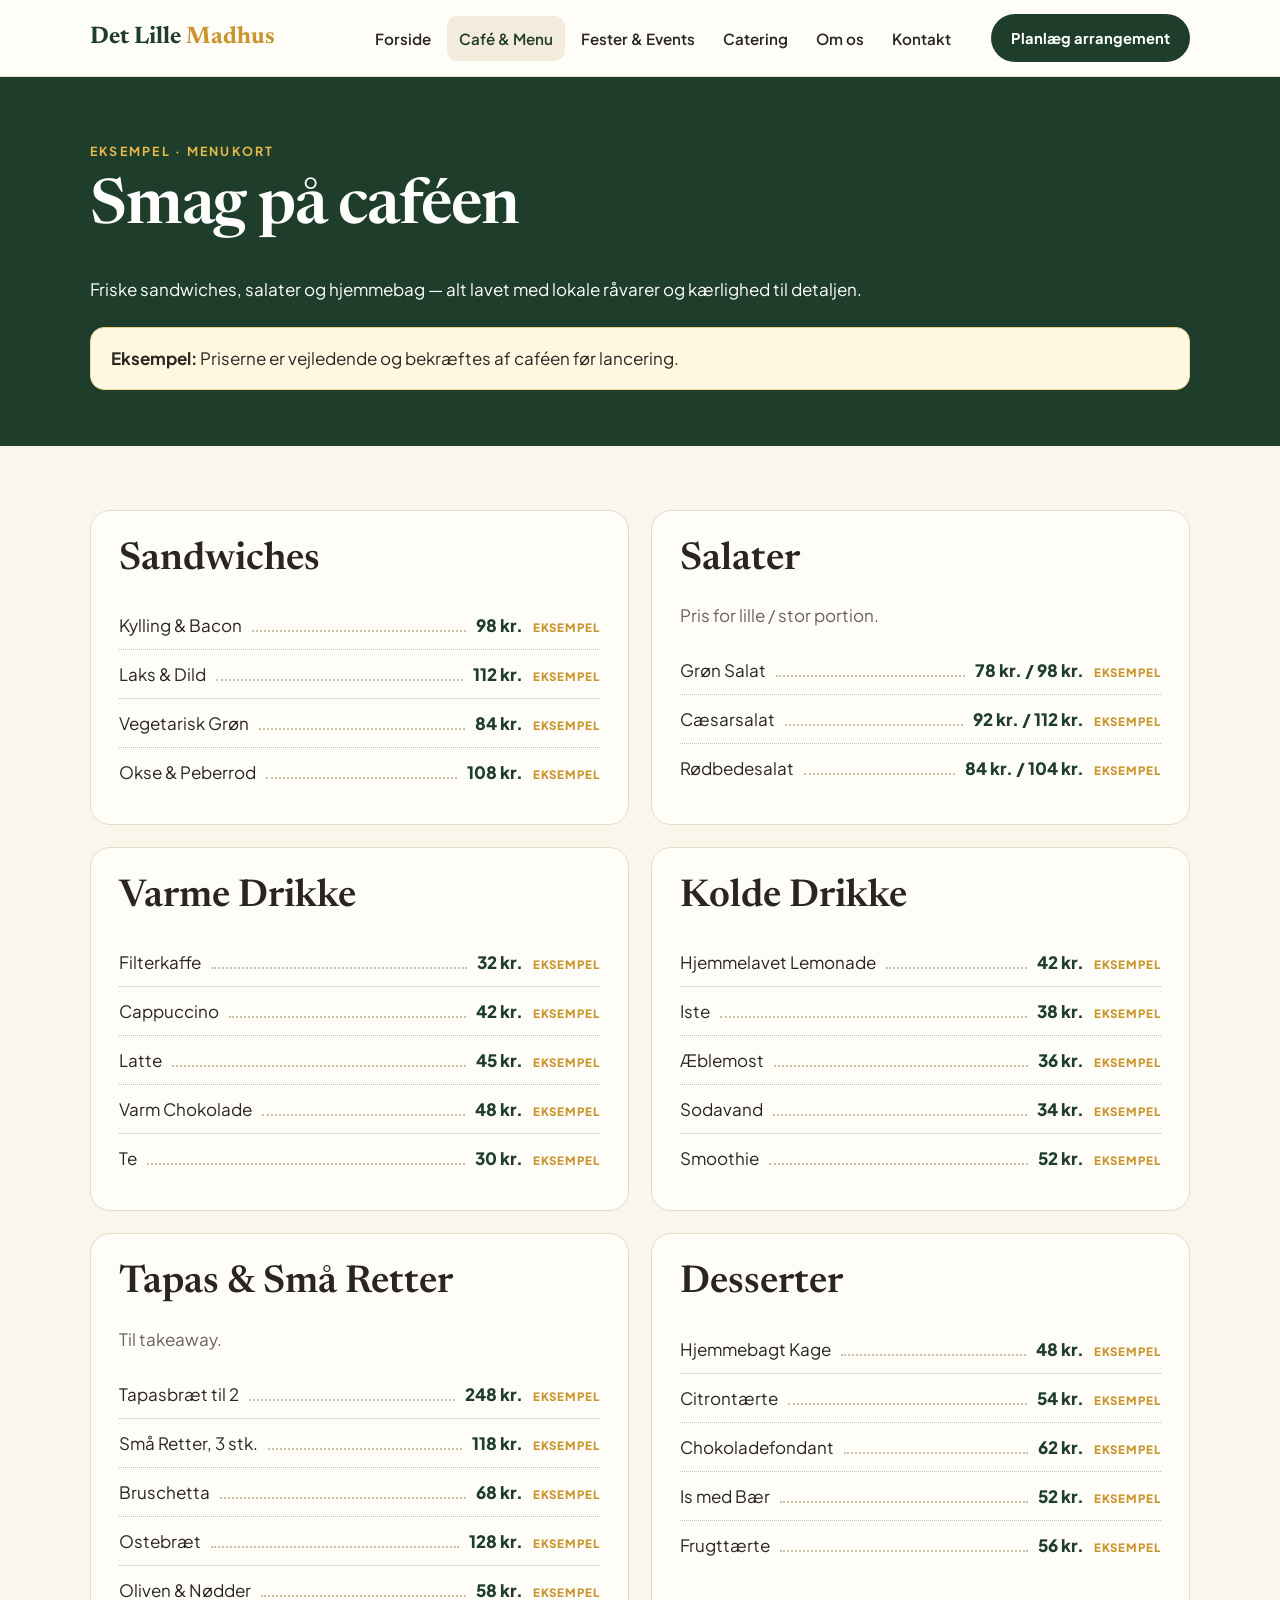
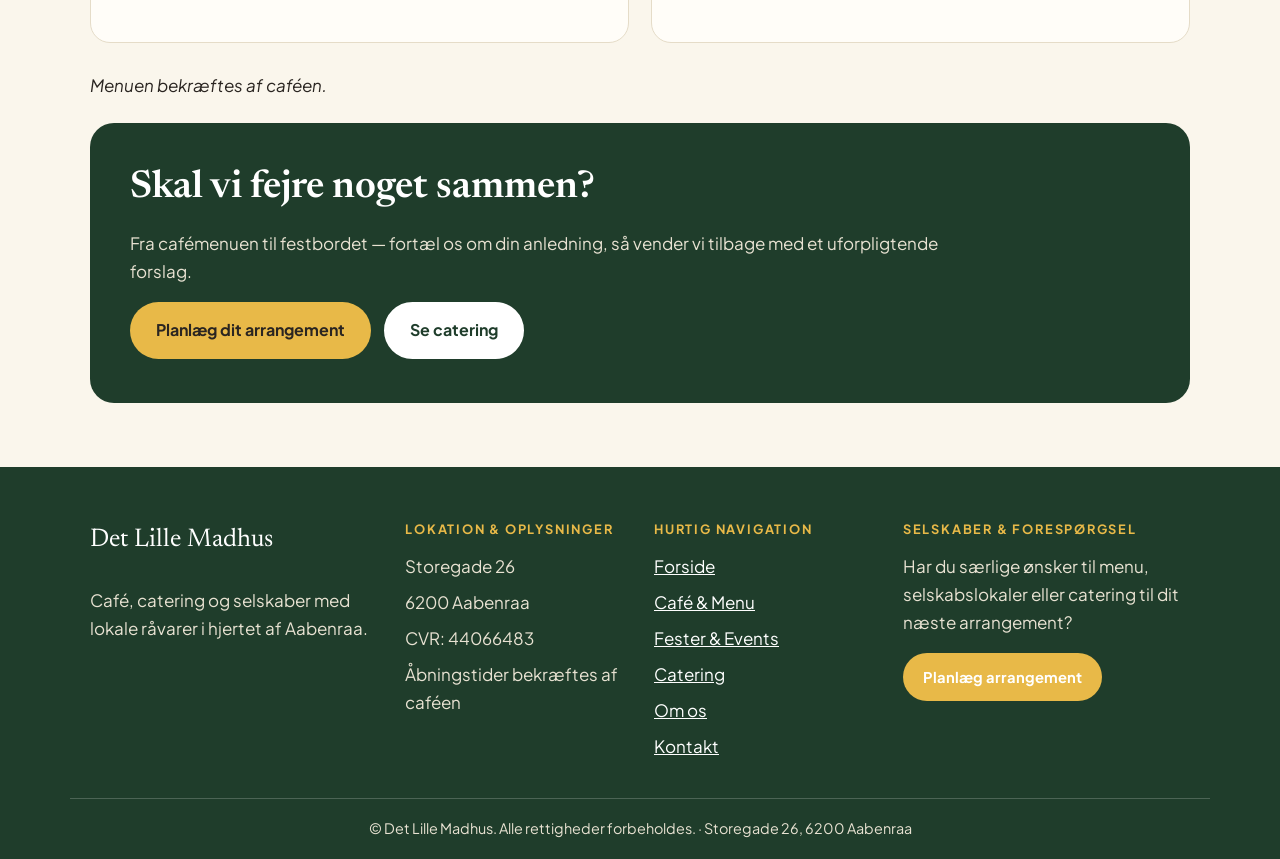
<file: menu.html>
<!DOCTYPE html>
<!-- BUSINESS_NAME = "Det Lille Madhus" (Stitch placeholder resolved to this name at build time) -->
<html lang="da">
<head>
<meta charset="utf-8">
<meta name="viewport" content="width=device-width, initial-scale=1">
<title>Café &amp; Menu — Det Lille Madhus, Aabenraa</title>
<meta name="description" content="Friske sandwiches, salater og hjemmebag — alt lavet med lokale råvarer og kærlighed til detaljen. Eksempelmenu, der bekræftes af caféen.">
<link rel="preconnect" href="https://fonts.googleapis.com">
<link href="https://fonts.googleapis.com/css2?family=Newsreader:opsz,wght@6..72,500;6..72,600;6..72,700&family=Plus+Jakarta+Sans:wght@400;600;700;800&display=swap" rel="stylesheet">
<link rel="stylesheet" href="style.css">
</head>
<body>
<a class="skip" href="#indhold">Spring til indhold</a>
<header class="site"><div class="header-inner">
<a class="brand" href="index.html">Det Lille <span>Madhus</span></a>
<nav class="main" aria-label="Hovedmenu">
<a href="index.html">Forside</a>
<a class="active" href="menu.html">Café &amp; Menu</a>
<a href="events.html">Fester &amp; Events</a>
<a href="catering.html">Catering</a>
<a href="about.html">Om os</a>
<a href="contact.html">Kontakt</a>
</nav>
<a class="btn btn-green btn-sm header-cta" href="events.html#foresporgsel">Planlæg arrangement</a>
</div></header>
<main id="indhold">
<section class="hero"><div class="wrap">
<p class="eyebrow light">Eksempel · Menukort</p>
<h1>Smag på caféen</h1>
<p>Friske sandwiches, salater og hjemmebag — alt lavet med lokale råvarer og kærlighed til detaljen.</p>
<div class="note" style="margin-top:24px;color:var(--ink)"><strong>Eksempel:</strong> Priserne er vejledende og bekræftes af caféen før lancering.</div>
</div></section>
<section><div class="wrap">
<div class="grid2">
<div class="menu-card"><h2>Sandwiches</h2>
<div class="menu-item"><span>Kylling &amp; Bacon</span><span class="dots"></span><span class="price">98 kr.</span> <span class="tag">Eksempel</span></div>
<div class="menu-item"><span>Laks &amp; Dild</span><span class="dots"></span><span class="price">112 kr.</span> <span class="tag">Eksempel</span></div>
<div class="menu-item"><span>Vegetarisk Grøn</span><span class="dots"></span><span class="price">84 kr.</span> <span class="tag">Eksempel</span></div>
<div class="menu-item"><span>Okse &amp; Peberrod</span><span class="dots"></span><span class="price">108 kr.</span> <span class="tag">Eksempel</span></div></div>
<div class="menu-card"><h2>Salater</h2><p style="color:var(--muted)">Pris for lille / stor portion.</p>
<div class="menu-item"><span>Grøn Salat</span><span class="dots"></span><span class="price">78 kr. / 98 kr.</span> <span class="tag">Eksempel</span></div>
<div class="menu-item"><span>Cæsarsalat</span><span class="dots"></span><span class="price">92 kr. / 112 kr.</span> <span class="tag">Eksempel</span></div>
<div class="menu-item"><span>Rødbedesalat</span><span class="dots"></span><span class="price">84 kr. / 104 kr.</span> <span class="tag">Eksempel</span></div></div>
<div class="menu-card"><h2>Varme Drikke</h2>
<div class="menu-item"><span>Filterkaffe</span><span class="dots"></span><span class="price">32 kr.</span> <span class="tag">Eksempel</span></div>
<div class="menu-item"><span>Cappuccino</span><span class="dots"></span><span class="price">42 kr.</span> <span class="tag">Eksempel</span></div>
<div class="menu-item"><span>Latte</span><span class="dots"></span><span class="price">45 kr.</span> <span class="tag">Eksempel</span></div>
<div class="menu-item"><span>Varm Chokolade</span><span class="dots"></span><span class="price">48 kr.</span> <span class="tag">Eksempel</span></div>
<div class="menu-item"><span>Te</span><span class="dots"></span><span class="price">30 kr.</span> <span class="tag">Eksempel</span></div></div>
<div class="menu-card"><h2>Kolde Drikke</h2>
<div class="menu-item"><span>Hjemmelavet Lemonade</span><span class="dots"></span><span class="price">42 kr.</span> <span class="tag">Eksempel</span></div>
<div class="menu-item"><span>Iste</span><span class="dots"></span><span class="price">38 kr.</span> <span class="tag">Eksempel</span></div>
<div class="menu-item"><span>Æblemost</span><span class="dots"></span><span class="price">36 kr.</span> <span class="tag">Eksempel</span></div>
<div class="menu-item"><span>Sodavand</span><span class="dots"></span><span class="price">34 kr.</span> <span class="tag">Eksempel</span></div>
<div class="menu-item"><span>Smoothie</span><span class="dots"></span><span class="price">52 kr.</span> <span class="tag">Eksempel</span></div></div>
<div class="menu-card"><h2>Tapas &amp; Små Retter</h2><p style="color:var(--muted)">Til takeaway.</p>
<div class="menu-item"><span>Tapasbræt til 2</span><span class="dots"></span><span class="price">248 kr.</span> <span class="tag">Eksempel</span></div>
<div class="menu-item"><span>Små Retter, 3 stk.</span><span class="dots"></span><span class="price">118 kr.</span> <span class="tag">Eksempel</span></div>
<div class="menu-item"><span>Bruschetta</span><span class="dots"></span><span class="price">68 kr.</span> <span class="tag">Eksempel</span></div>
<div class="menu-item"><span>Ostebræt</span><span class="dots"></span><span class="price">128 kr.</span> <span class="tag">Eksempel</span></div>
<div class="menu-item"><span>Oliven &amp; Nødder</span><span class="dots"></span><span class="price">58 kr.</span> <span class="tag">Eksempel</span></div></div>
<div class="menu-card"><h2>Desserter</h2>
<div class="menu-item"><span>Hjemmebagt Kage</span><span class="dots"></span><span class="price">48 kr.</span> <span class="tag">Eksempel</span></div>
<div class="menu-item"><span>Citrontærte</span><span class="dots"></span><span class="price">54 kr.</span> <span class="tag">Eksempel</span></div>
<div class="menu-item"><span>Chokoladefondant</span><span class="dots"></span><span class="price">62 kr.</span> <span class="tag">Eksempel</span></div>
<div class="menu-item"><span>Is med Bær</span><span class="dots"></span><span class="price">52 kr.</span> <span class="tag">Eksempel</span></div>
<div class="menu-item"><span>Frugttærte</span><span class="dots"></span><span class="price">56 kr.</span> <span class="tag">Eksempel</span></div></div>
</div>
<p style="margin-top:28px"><em>Menuen bekræftes af caféen.</em></p>
<div class="band" style="margin-top:24px">
<h2>Skal vi fejre noget sammen?</h2>
<p>Fra cafémenuen til festbordet — fortæl os om din anledning, så vender vi tilbage med et uforpligtende forslag.</p>
<a class="btn btn-butter" href="events.html#foresporgsel">Planlæg dit arrangement</a>
<a class="btn btn-white" href="catering.html" style="margin-left:10px">Se catering</a>
</div>
</div></section>
</main>
<footer class="site"><div class="foot-grid">
<div><p class="foot-brand">Det Lille Madhus</p><p>Café, catering og selskaber med lokale råvarer i hjertet af Aabenraa.</p></div>
<div><h4>Lokation &amp; oplysninger</h4><ul><li>Storegade 26</li><li>6200 Aabenraa</li><li>CVR: 44066483</li><li>Åbningstider bekræftes af caféen</li></ul></div>
<div><h4>Hurtig navigation</h4><ul><li><a href="index.html">Forside</a></li><li><a href="menu.html">Café &amp; Menu</a></li><li><a href="events.html">Fester &amp; Events</a></li><li><a href="catering.html">Catering</a></li><li><a href="about.html">Om os</a></li><li><a href="contact.html">Kontakt</a></li></ul></div>
<div><h4>Selskaber &amp; forespørgsel</h4><p>Har du særlige ønsker til menu, selskabslokaler eller catering til dit næste arrangement?</p><a class="btn btn-butter btn-sm" href="events.html#foresporgsel">Planlæg arrangement</a></div>
</div>
<div class="foot-bottom">© Det Lille Madhus. Alle rettigheder forbeholdes. · Storegade 26, 6200 Aabenraa</div></footer>
<a class="sticky-cta" href="events.html#foresporgsel">Planlæg dit arrangement</a>
<script src="app.js"></script>
</body>
</html>
</file>
<file: style.css>
/* Det Lille Madhus — Danish Farmhouse Editorial
   Tokens from STITCH-EXPORT.md. First rule sets page background (no white flash). */
:root{
  --green:#1F3D2B; --green-dark:#16301f; --butter:#E8B948; --butter-dark:#c9962e;
  --sage:#8C9E7D; --ink:#2A2521; --muted:#6b6259; --cream:#FAF6EC; --cream-2:#F3ECDC;
  --white:#fffdf8; --line:#e5dcc8; --radius:20px;
  --serif:"Newsreader",Georgia,"Times New Roman",serif;
  --sans:"Plus Jakarta Sans",system-ui,-apple-system,"Segoe UI",Arial,sans-serif;
}
*{box-sizing:border-box}
html{scroll-behavior:smooth}
body{margin:0;background:var(--cream);color:var(--ink);font-family:var(--sans);font-size:17px;line-height:1.65}
img,svg{max-width:100%}
a{color:var(--green)}
h1,h2,h3{font-family:var(--serif);line-height:1.12;margin:0 0 .5em;font-weight:600}
h1{font-size:clamp(2.1rem,5.5vw,3.9rem);letter-spacing:-.02em}
h2{font-size:clamp(1.6rem,3.5vw,2.4rem)}
h3{font-size:1.35rem}
p{margin:0 0 1em;max-width:70ch}
.wrap{max-width:1140px;margin:0 auto;padding:0 20px}
.eyebrow{font-size:.78rem;letter-spacing:.18em;text-transform:uppercase;color:var(--green);font-weight:700}
.eyebrow.light{color:var(--butter)}
.skip{position:absolute;left:-9999px}.skip:focus{left:12px;top:12px;background:var(--butter);padding:8px 14px;z-index:99}
/* Header */
header.site{background:var(--white);border-bottom:1px solid var(--line);position:sticky;top:0;z-index:50}
.header-inner{display:flex;align-items:center;gap:20px;padding:14px 20px;max-width:1140px;margin:0 auto}
.brand{font-family:var(--serif);font-size:1.5rem;font-weight:700;color:var(--green);text-decoration:none;white-space:nowrap}
.brand span{color:var(--butter-dark)}
nav.main{margin-left:auto;display:flex;gap:4px;flex-wrap:wrap}
nav.main a{color:var(--ink);text-decoration:none;padding:10px 12px;border-radius:10px;font-weight:600;font-size:.95rem}
nav.main a:hover,nav.main a.active{background:var(--cream-2);color:var(--green)}
.btn{display:inline-block;text-decoration:none;font-weight:700;border-radius:999px;padding:13px 24px;border:2px solid transparent;cursor:pointer;font-size:1rem;text-align:center}
.btn-green{background:var(--green);color:#fff}.btn-green:hover{background:var(--green-dark)}
.btn-butter{background:var(--butter);color:var(--ink)}.btn-butter:hover{background:#dfa92f}
.btn-white{background:#fff;color:var(--green);border-color:#fff}
.btn-outline{background:#fff;color:var(--green);border-color:var(--green)}
.btn-sm{padding:10px 18px;font-size:.92rem;white-space:nowrap}
.header-cta{margin-left:8px}
/* Hero */
.hero{background:var(--green);color:#fff;padding:64px 0 56px}
.hero.center{text-align:center}.hero.center p{margin-left:auto;margin-right:auto}
.hero .btn-row{display:flex;gap:14px;flex-wrap:wrap;margin-top:22px}
.hero.center .btn-row{justify-content:center}
/* Photo placeholder blocks — CSS gradient only, no stock photos, no client photos */
.photo{border-radius:var(--radius);min-height:220px;display:flex;align-items:flex-end;
  background:linear-gradient(135deg,#3d6b4f 0%,#1F3D2B 55%,#8C9E7D 130%);
  color:#fff;padding:18px;overflow:hidden}
.photo.butter{background:linear-gradient(135deg,#E8B948,#c9962e 70%,#8C9E7D)}
.photo.sage{background:linear-gradient(135deg,#8C9E7D,#1F3D2B)}
.photo.cream{background:linear-gradient(135deg,#F3ECDC,#e5dcc8);color:var(--ink)}
.photo figcaption,.photo span.cap{font-size:.85rem;opacity:.95}
/* Sections / cards */
section{padding:64px 0}
.grid3{display:grid;grid-template-columns:repeat(3,1fr);gap:22px}
.grid2{display:grid;grid-template-columns:repeat(2,1fr);gap:22px}
.card{background:var(--white);border:1px solid var(--line);border-radius:var(--radius);padding:26px;transition:transform .25s ease,box-shadow .25s ease}
.card:hover{transform:translateY(-4px);box-shadow:0 14px 30px rgba(31,61,43,.12)}
.card .photo{margin:-26px -26px 18px;border-radius:20px 20px 0 0;min-height:180px}
.badge{display:inline-block;background:var(--butter);color:var(--ink);font-size:.72rem;font-weight:800;letter-spacing:.12em;padding:4px 10px;border-radius:999px;text-transform:uppercase}
.band{background:var(--green);color:#fff;border-radius:24px;padding:44px 40px}
.band h2{color:#fff}.band p{color:#e8e2d2}
.strip{background:var(--cream-2);border-top:1px solid var(--line);border-bottom:1px solid var(--line)}
.check{list-style:none;padding:0;margin:0}
.check li{padding:6px 0 6px 30px;position:relative}
.check li::before{content:"✓";position:absolute;left:0;color:var(--green);font-weight:800}
.textlink{font-weight:700;color:var(--green)}
/* Menu */
.menu-card{background:var(--white);border:1px solid var(--line);border-radius:var(--radius);padding:28px}
.menu-item{display:flex;align-items:baseline;gap:10px;padding:10px 0;border-bottom:1px dotted #cbbfa5}
.menu-item:last-child{border-bottom:0}
.menu-item .dots{flex:1;border-bottom:2px dotted #cbbfa5;min-width:24px}
.menu-item .price{font-weight:800;color:var(--green);white-space:nowrap}
.tag{font-size:.72rem;font-weight:800;color:var(--butter-dark);letter-spacing:.08em;text-transform:uppercase}
.note{background:#fff8e1;border:1px solid #ecd48a;border-radius:14px;padding:16px 20px}
/* Enquiry flow */
.flow{background:var(--white);border:1px solid var(--line);border-radius:24px;padding:32px;max-width:760px;margin:0 auto}
.progress{display:flex;align-items:flex-start;gap:0;margin-bottom:28px}
.pstep{flex:1;text-align:center;font-size:.82rem;font-weight:600;color:var(--muted)}
.pstep .num{width:38px;height:38px;border-radius:50%;display:flex;align-items:center;justify-content:center;margin:0 auto 6px;background:var(--cream-2);border:2px solid var(--line);color:var(--ink)}
.pstep.current .num,.pstep.done .num{background:var(--green);color:#fff;border-color:var(--green)}
.pstep.current{color:var(--green)}
.pline{flex:0 0 40px;height:2px;background:var(--line);margin-top:19px}
.pline.done{background:var(--green)}
.fstep{display:none}.fstep.active{display:block;animation:fade .3s ease}
@keyframes fade{from{opacity:0;transform:translateY(8px)}to{opacity:1;transform:none}}
label.lbl{display:block;font-weight:700;margin:18px 0 8px}
input,textarea,select{width:100%;font:inherit;padding:13px 14px;border:2px solid var(--line);border-radius:12px;background:#fff;color:var(--ink)}
input:focus,textarea:focus{outline:3px solid rgba(232,185,72,.55);border-color:var(--green)}
.pills{display:flex;flex-wrap:wrap;gap:10px}
.pill{border:2px solid var(--line);background:#fff;border-radius:999px;padding:11px 18px;font:inherit;font-weight:600;cursor:pointer;min-height:44px}
.pill:hover{border-color:var(--sage)}
.pill.selected{background:var(--green);color:#fff;border-color:var(--green)}
.flow-nav{display:flex;justify-content:space-between;gap:14px;margin-top:26px}
.confirm{background:#eef5ec;border:2px solid var(--sage);border-radius:16px;padding:28px;text-align:center}
.confirm h3{font-size:1.6rem}
/* Contact / FAQ */
.info-card{background:var(--white);border:1px solid var(--line);border-radius:var(--radius);padding:24px}
.map-panel{background:var(--cream-2);border:1px dashed #cbbfa5;border-radius:var(--radius);min-height:320px;display:flex;align-items:center;justify-content:center;text-align:center;padding:24px;color:var(--muted)}
.faq-item{border:1px solid var(--line);border-radius:14px;background:var(--white);margin-bottom:12px;overflow:hidden}
.faq-q{width:100%;text-align:left;background:none;border:0;font:inherit;font-weight:700;padding:18px 20px;cursor:pointer;display:flex;justify-content:space-between;gap:12px}
.faq-a{display:none;padding:0 20px 18px}.faq-item.open .faq-a{display:block}
/* Footer */
footer.site{background:var(--green);color:#e8e2d2;margin-top:0}
footer.site a{color:#fff}
.foot-grid{display:grid;grid-template-columns:1.3fr 1fr 1fr 1.3fr;gap:28px;padding:52px 20px 30px;max-width:1140px;margin:0 auto}
.foot-brand{font-family:var(--serif);font-size:1.6rem;color:#fff}
.foot-grid h4{color:var(--butter);letter-spacing:.14em;font-size:.8rem;text-transform:uppercase;margin:0 0 12px}
.foot-grid ul{list-style:none;padding:0;margin:0}.foot-grid li{margin-bottom:8px}
.foot-bottom{border-top:1px solid rgba(255,255,255,.2);padding:18px 20px;text-align:center;font-size:.9rem;max-width:1140px;margin:0 auto}
/* Sticky mobile CTA — mobile only, per Stitch export */
.sticky-cta{display:none}
@media(max-width:768px){
  .grid3,.grid2,.foot-grid{grid-template-columns:1fr}
  nav.main{order:3;margin-left:0;width:100%}
  .header-cta{display:none}
  section{padding:44px 0}
  .band{padding:32px 22px}
  .flow{padding:22px 16px}
  .flow-nav{flex-direction:column}.flow-nav .btn{width:100%}
  .sticky-cta{display:block;position:fixed;left:12px;right:12px;bottom:12px;z-index:60;
    background:var(--butter);color:var(--ink);text-align:center;text-decoration:none;
    font-weight:800;padding:15px;border-radius:999px;box-shadow:0 10px 24px rgba(0,0,0,.3)}
  body{padding-bottom:70px}
  .pline{flex-basis:18px}
}
@media(prefers-reduced-motion:reduce){
  *,*::before,*::after{animation:none!important;transition:none!important}
  html{scroll-behavior:auto}
}
</file>
